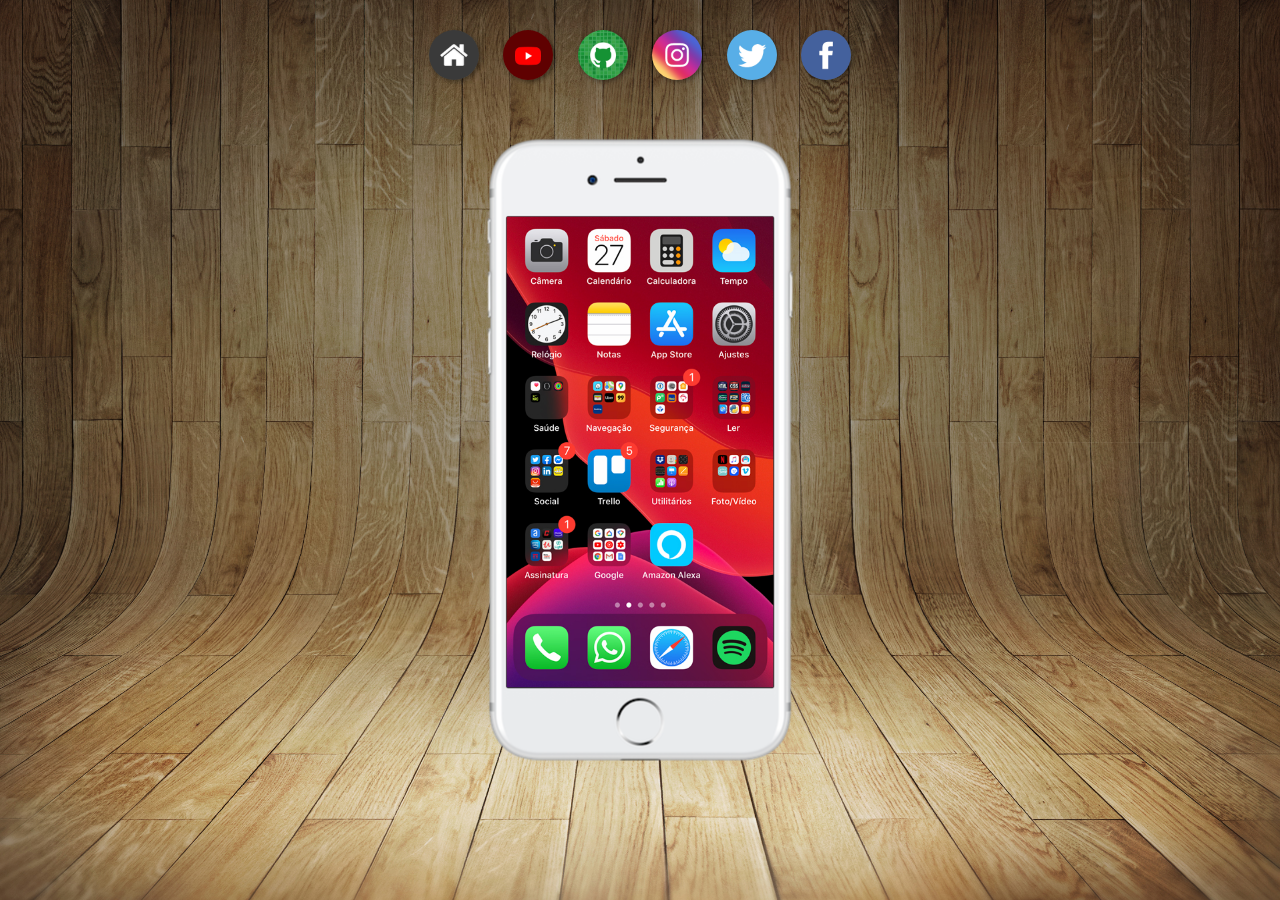
<file: index.html>
<!DOCTYPE html>
<html lang="en">
<head>
    <meta charset="UTF-8">
    <meta name="viewport" content="width=device-width, initial-scale=1.0">
    <link rel="shortcut icon" href="favicon.ico" type="image/x-icon">
    <link rel="stylesheet" href="estilos/style.css">
    <title>Projeto Redes Sociais</title>
</head>
<body>
    <main>
        <section id="telefone">
            <iframe src="home.html" name="tela" id="tela" frameborder="0"> 
            </iframe>
        </section>
        <section id="redes">
            <a href="home.html" target="tela"><img src="imagens/logo-home.jpg" alt="Home"></a>
            <a href="youtube.html" target="tela"><img src="imagens/logo-youtube.jpg" alt="YouTube"></a>
            <a href="github.html" target="tela"><img src="imagens/logo-github.jpg" alt="Github"></a>
            <a href="instagram.html" target="tela"><img src="imagens/logo-instagram.jpg" alt="Instagram"></a>
            <a href="twitter.html" target="tela"><img src="imagens/logo-twitter.jpg" alt="Twitter"></a>
            <a href="facebook.html" target="tela"><img src="imagens/logo-facebook.jpg" alt="Facebook"></a>
        </section>
    </main>
</body>
</html>
</file>
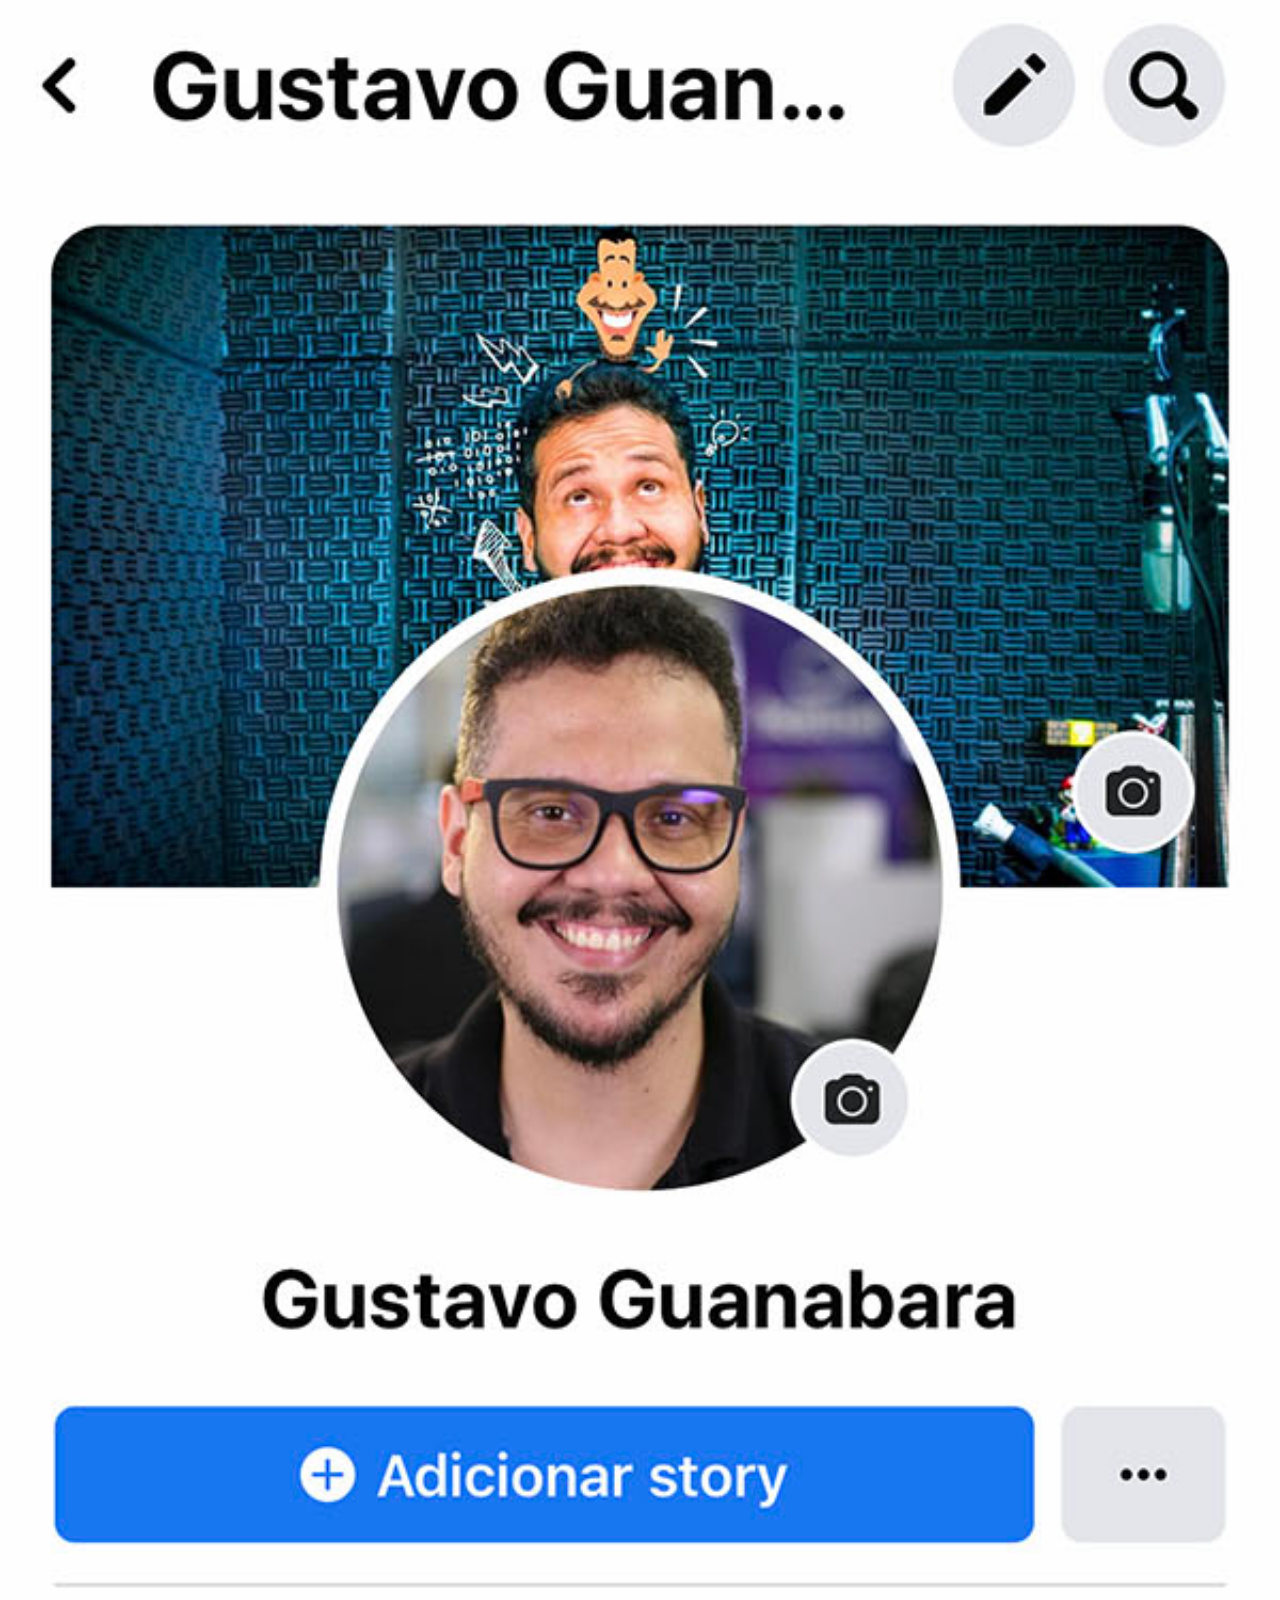
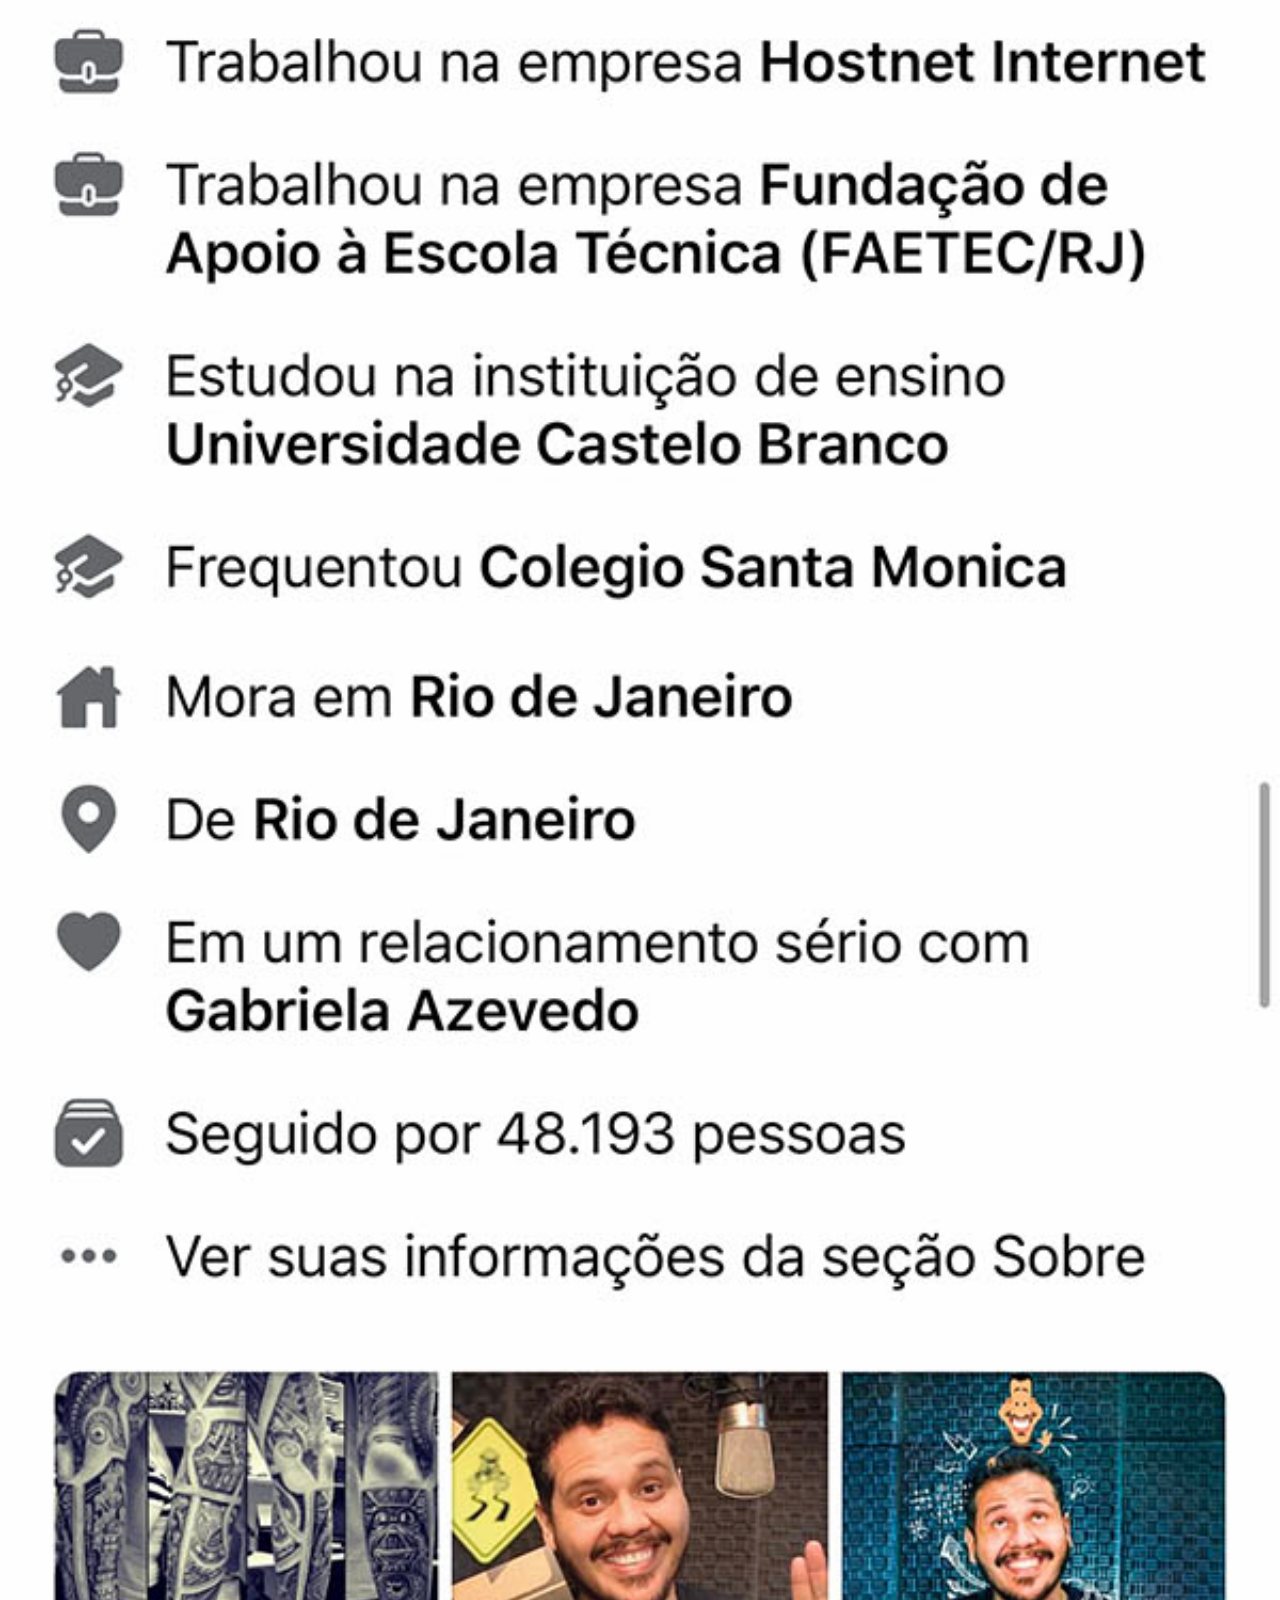
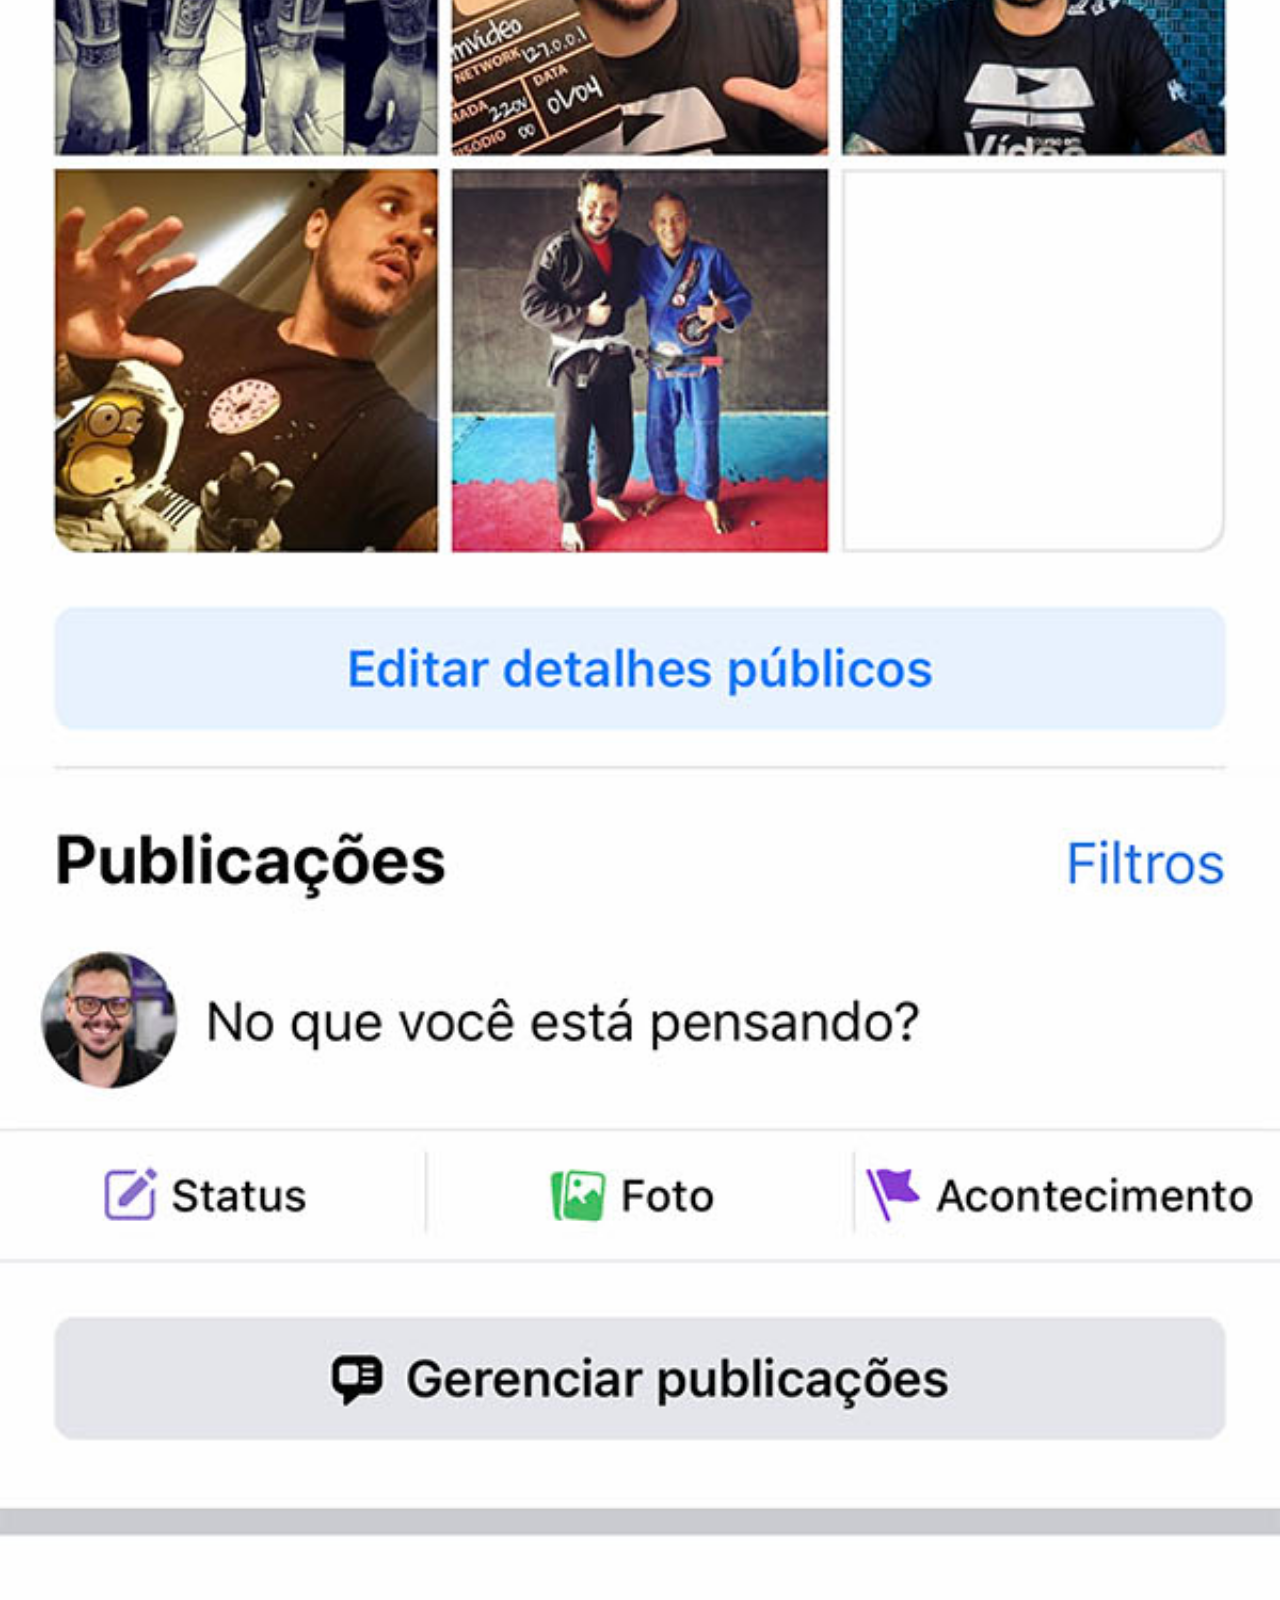
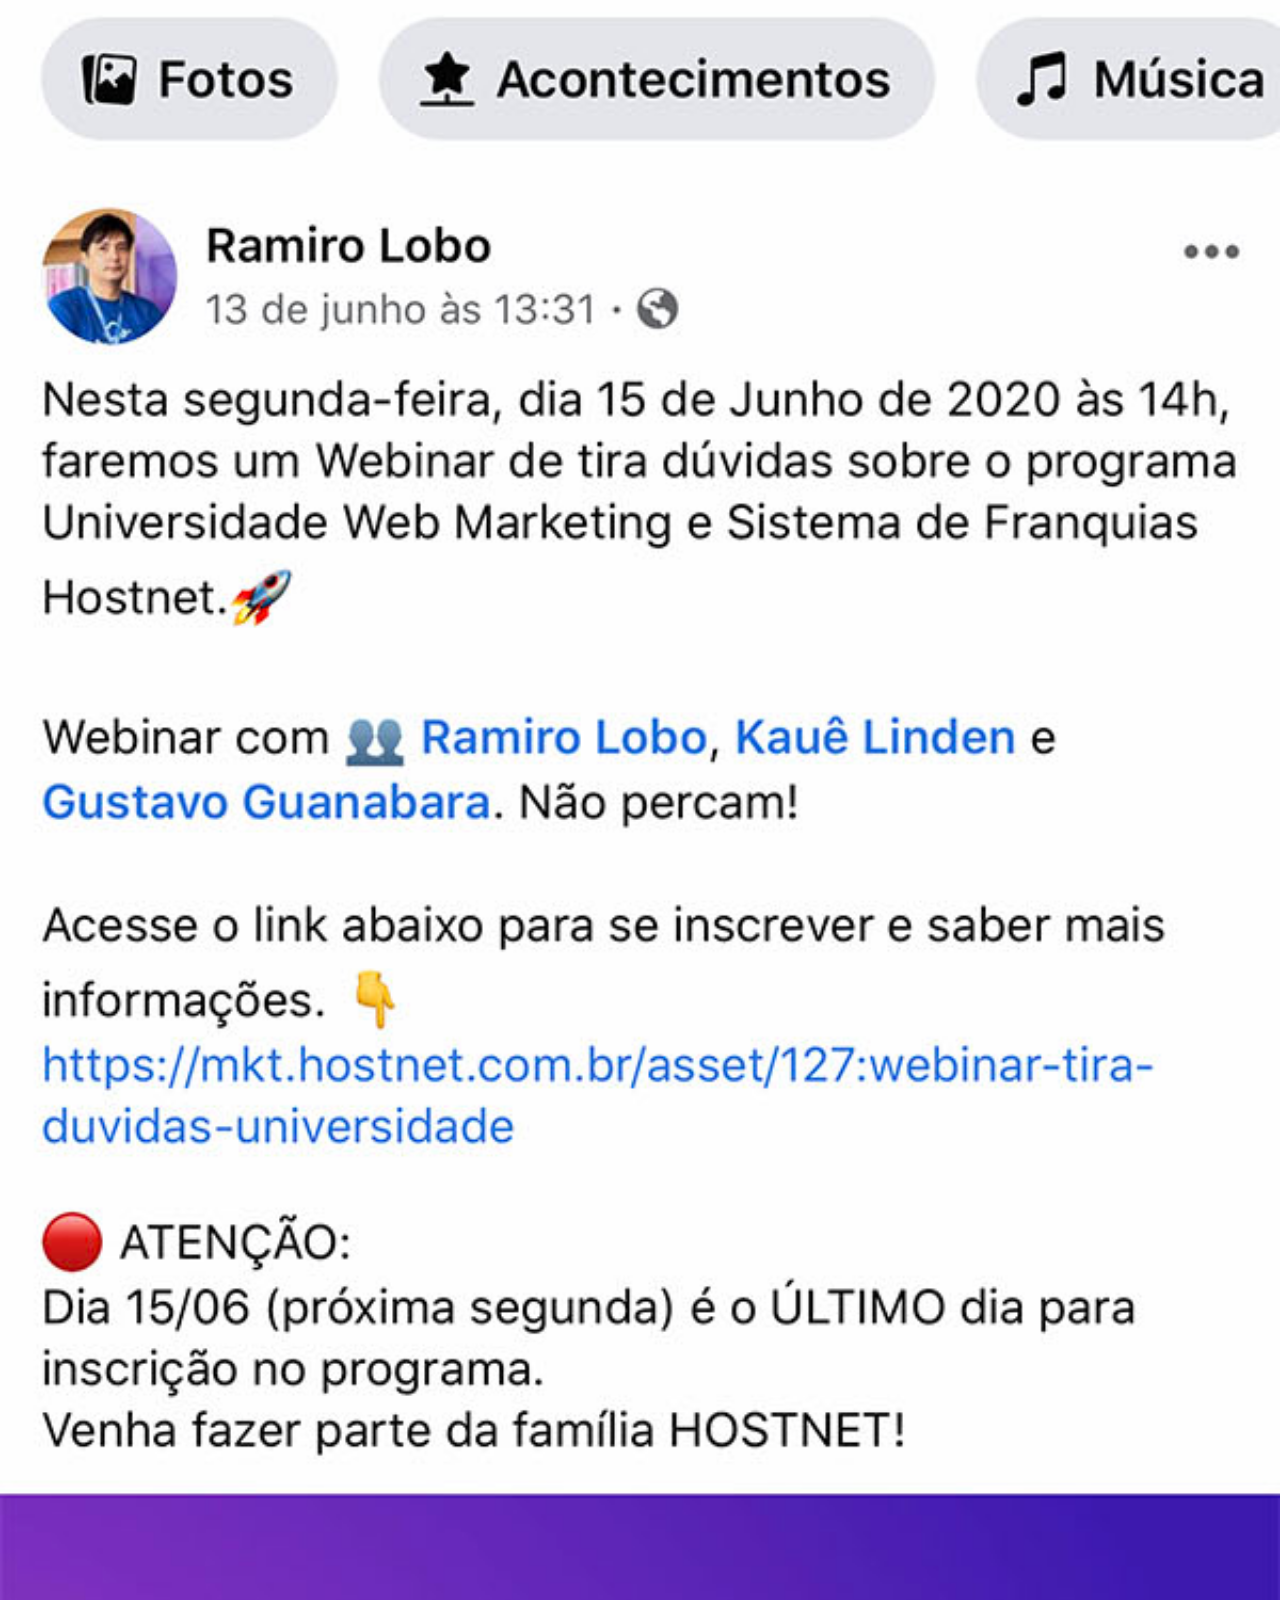
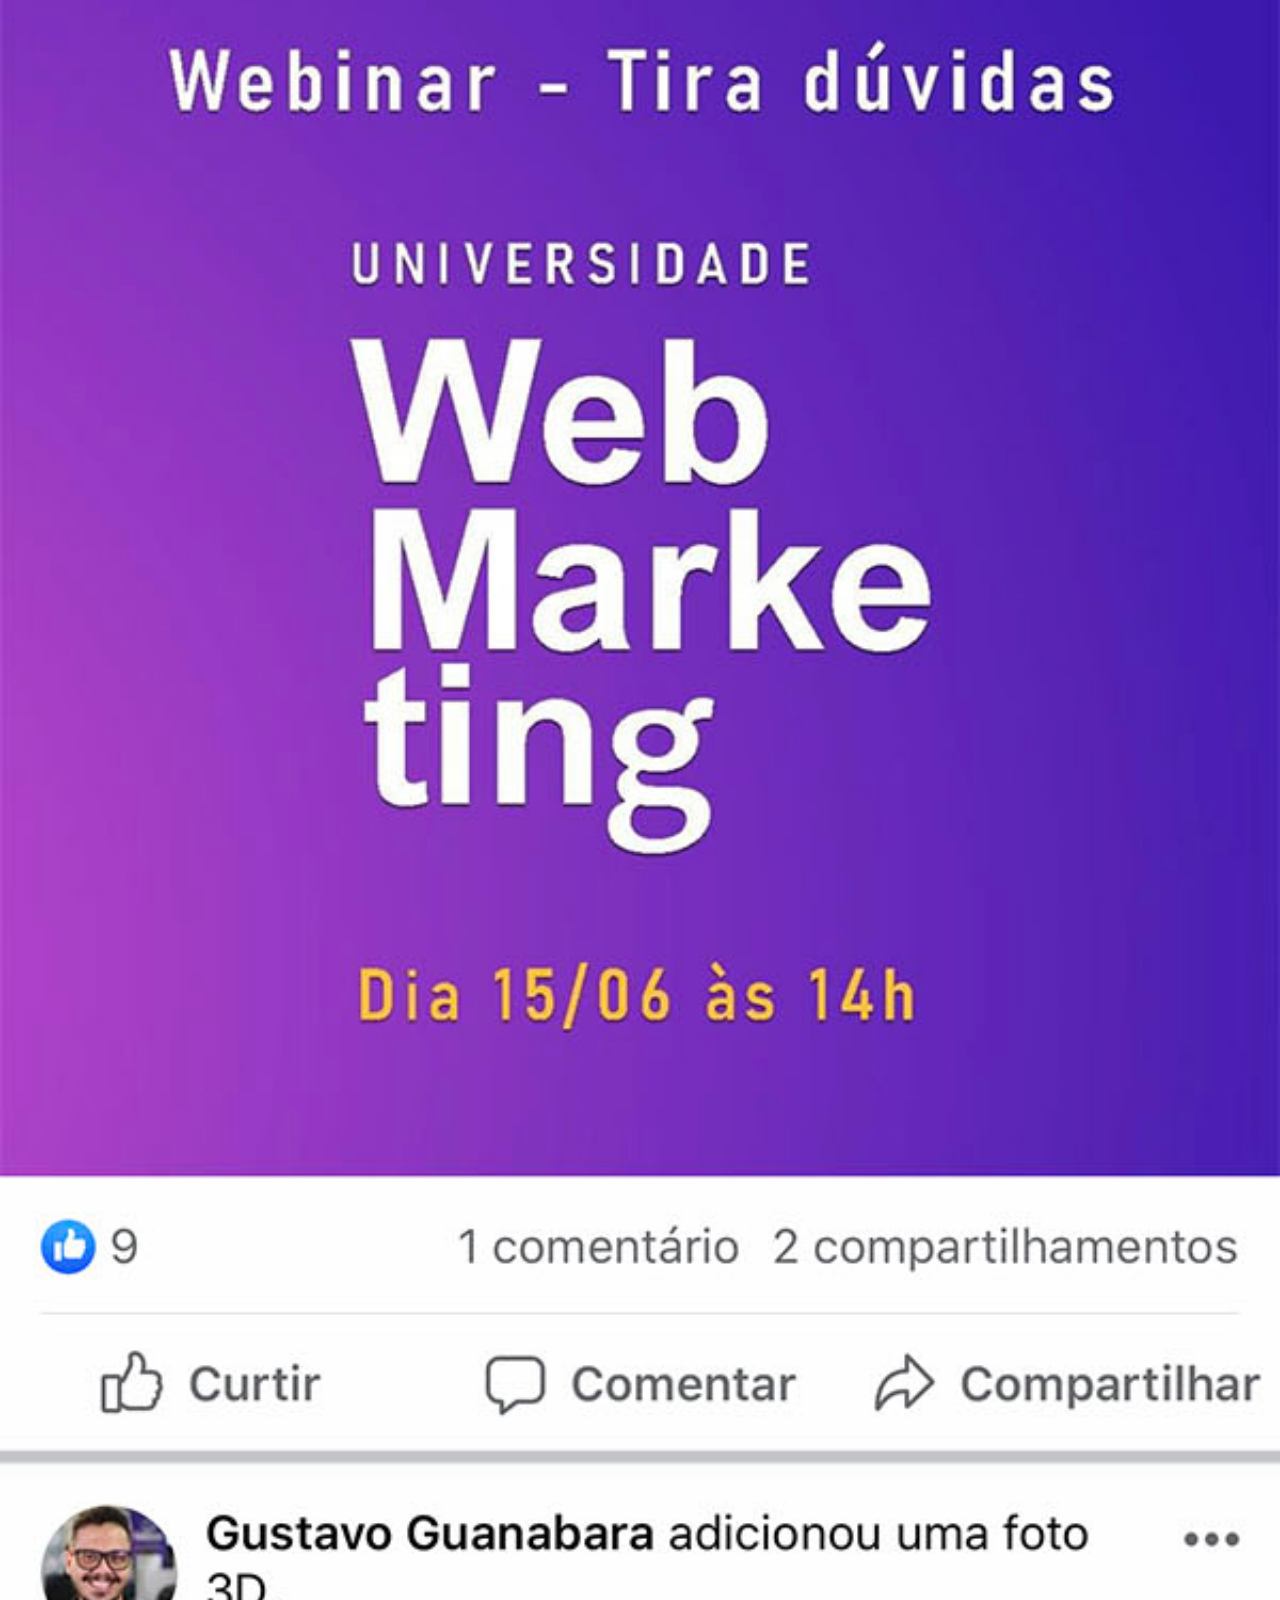
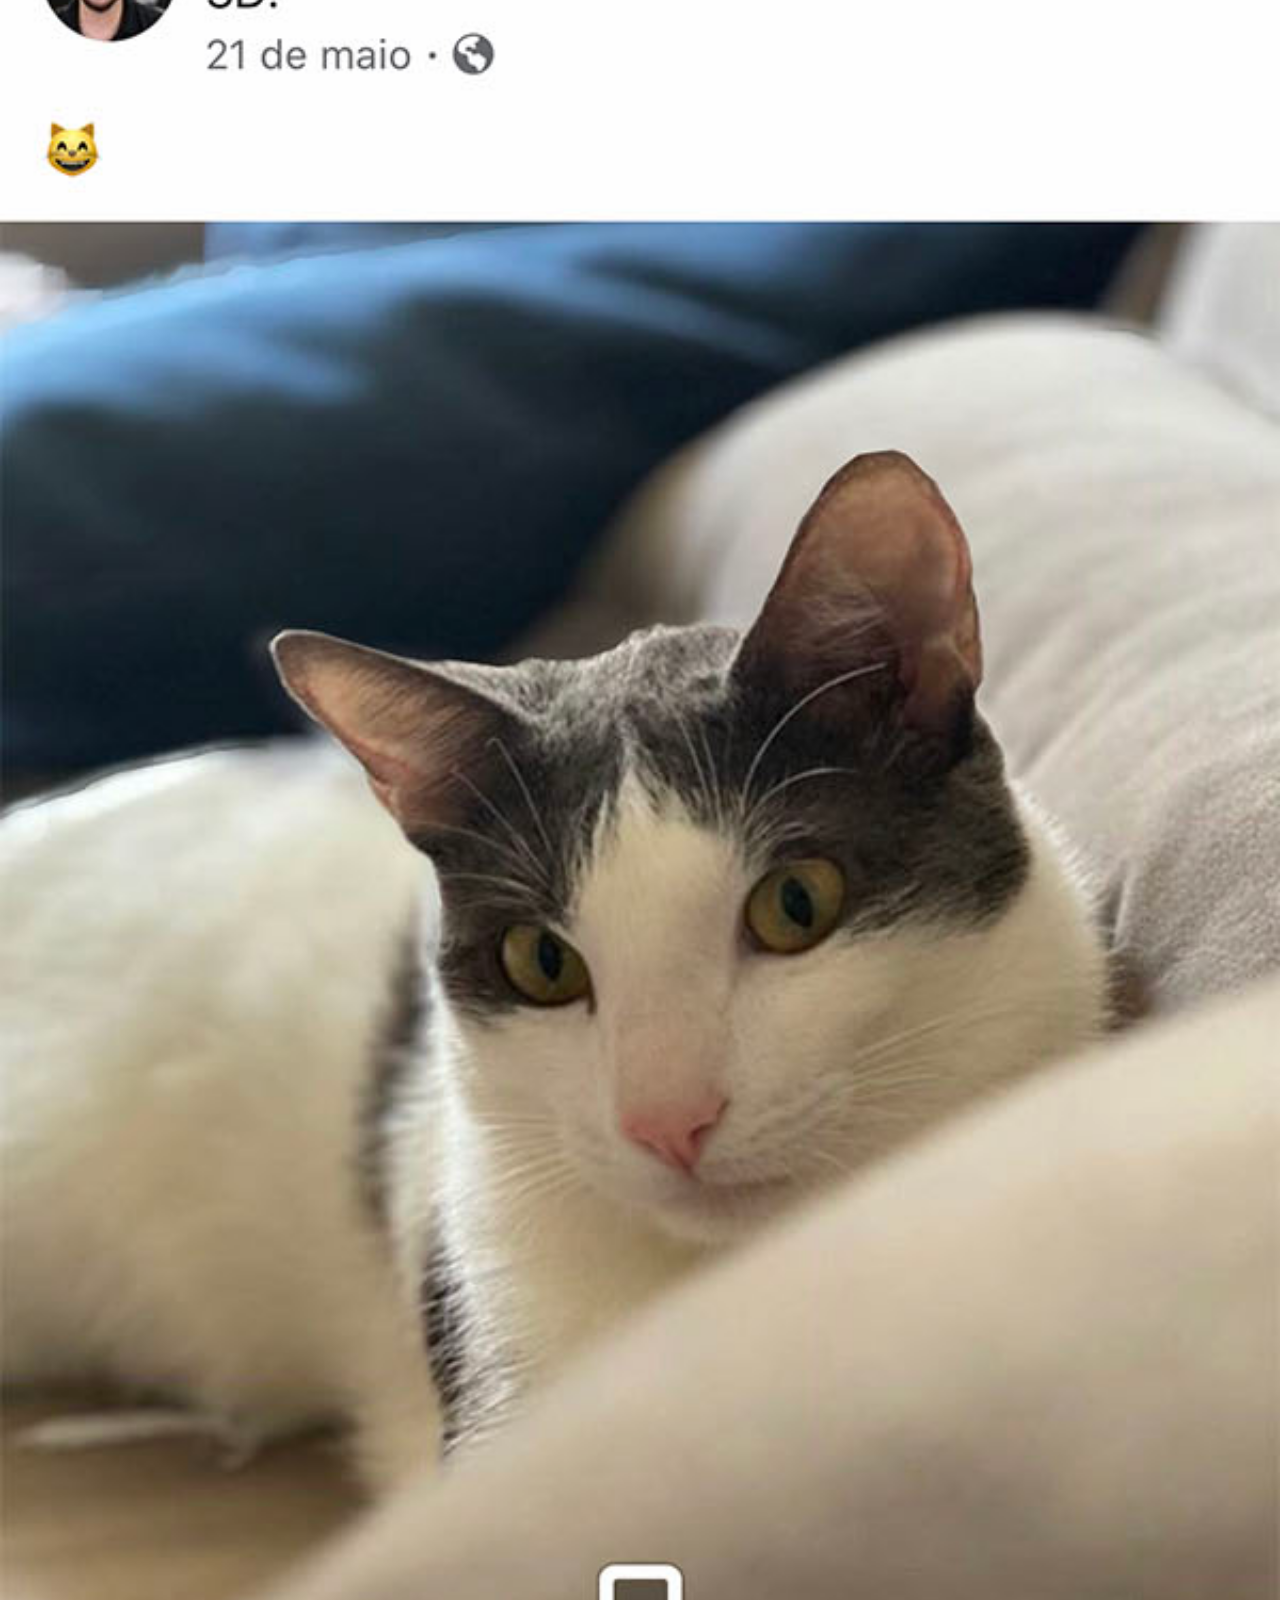
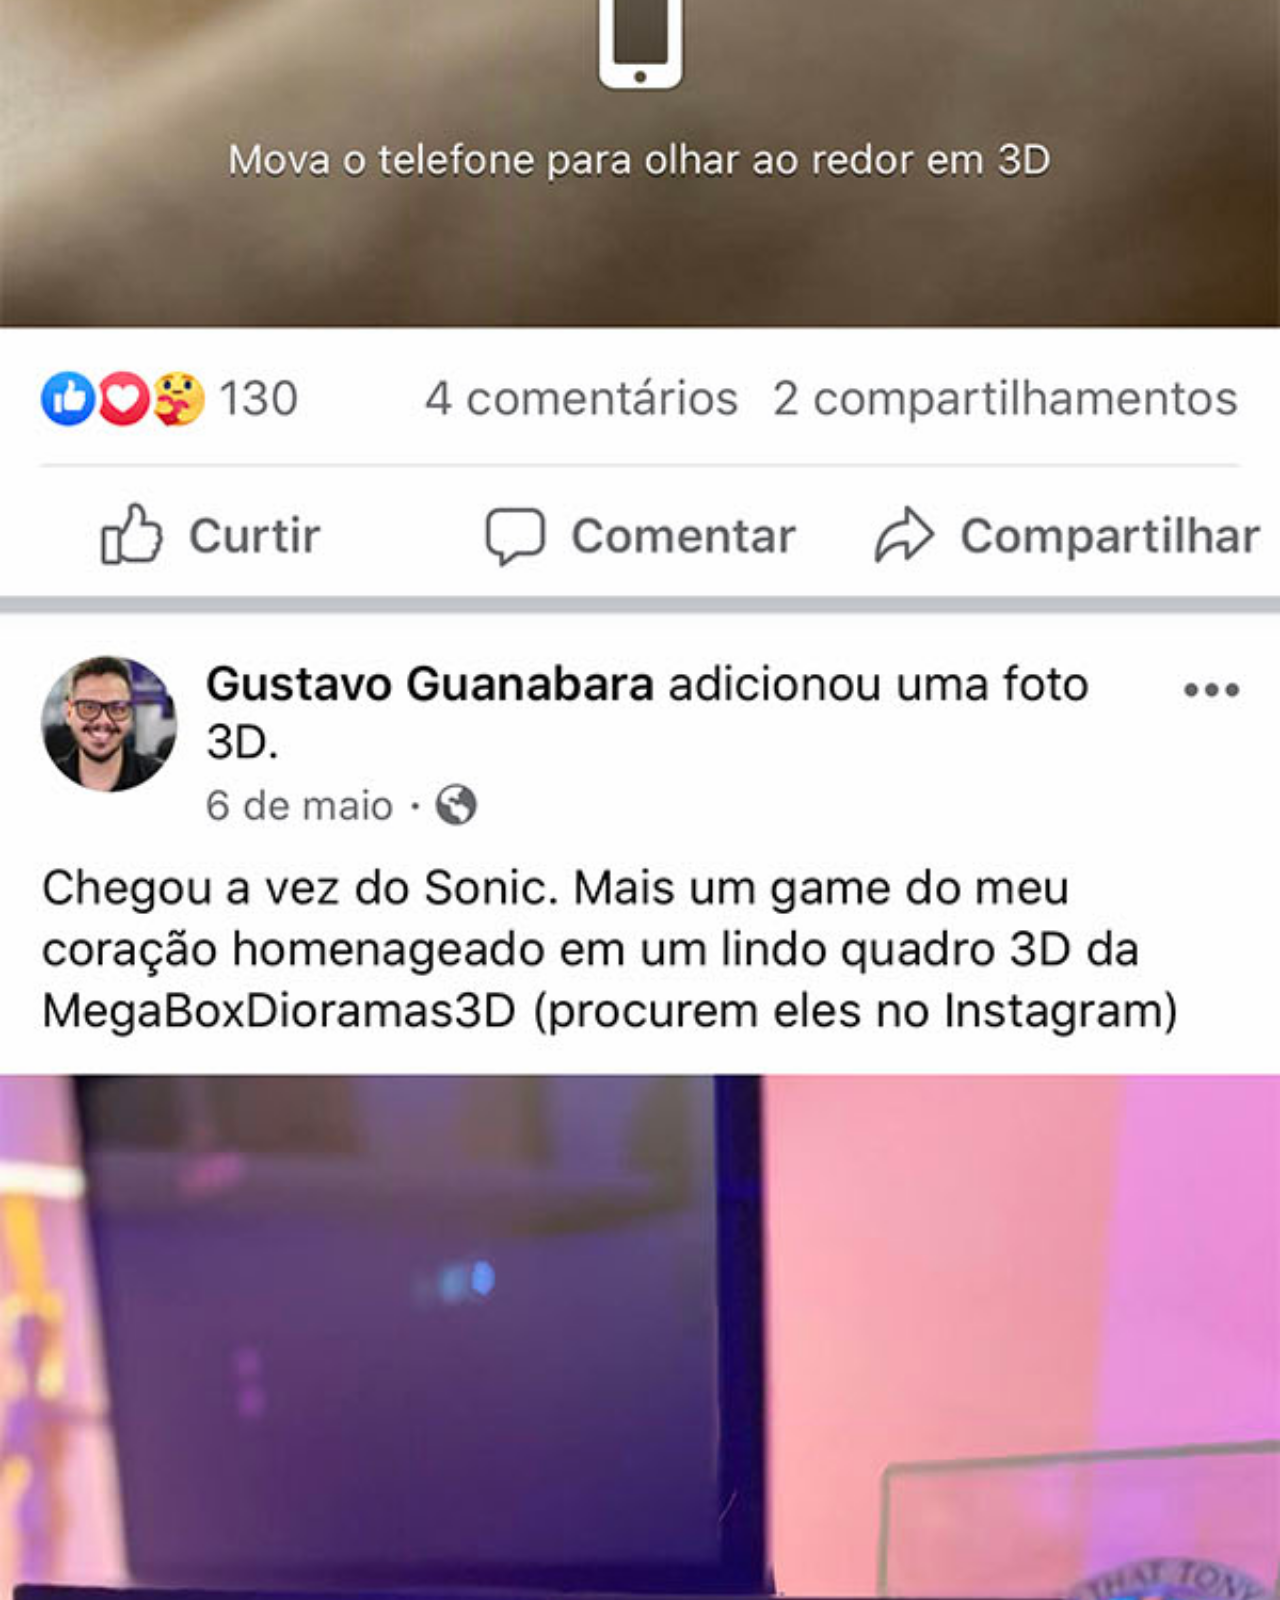
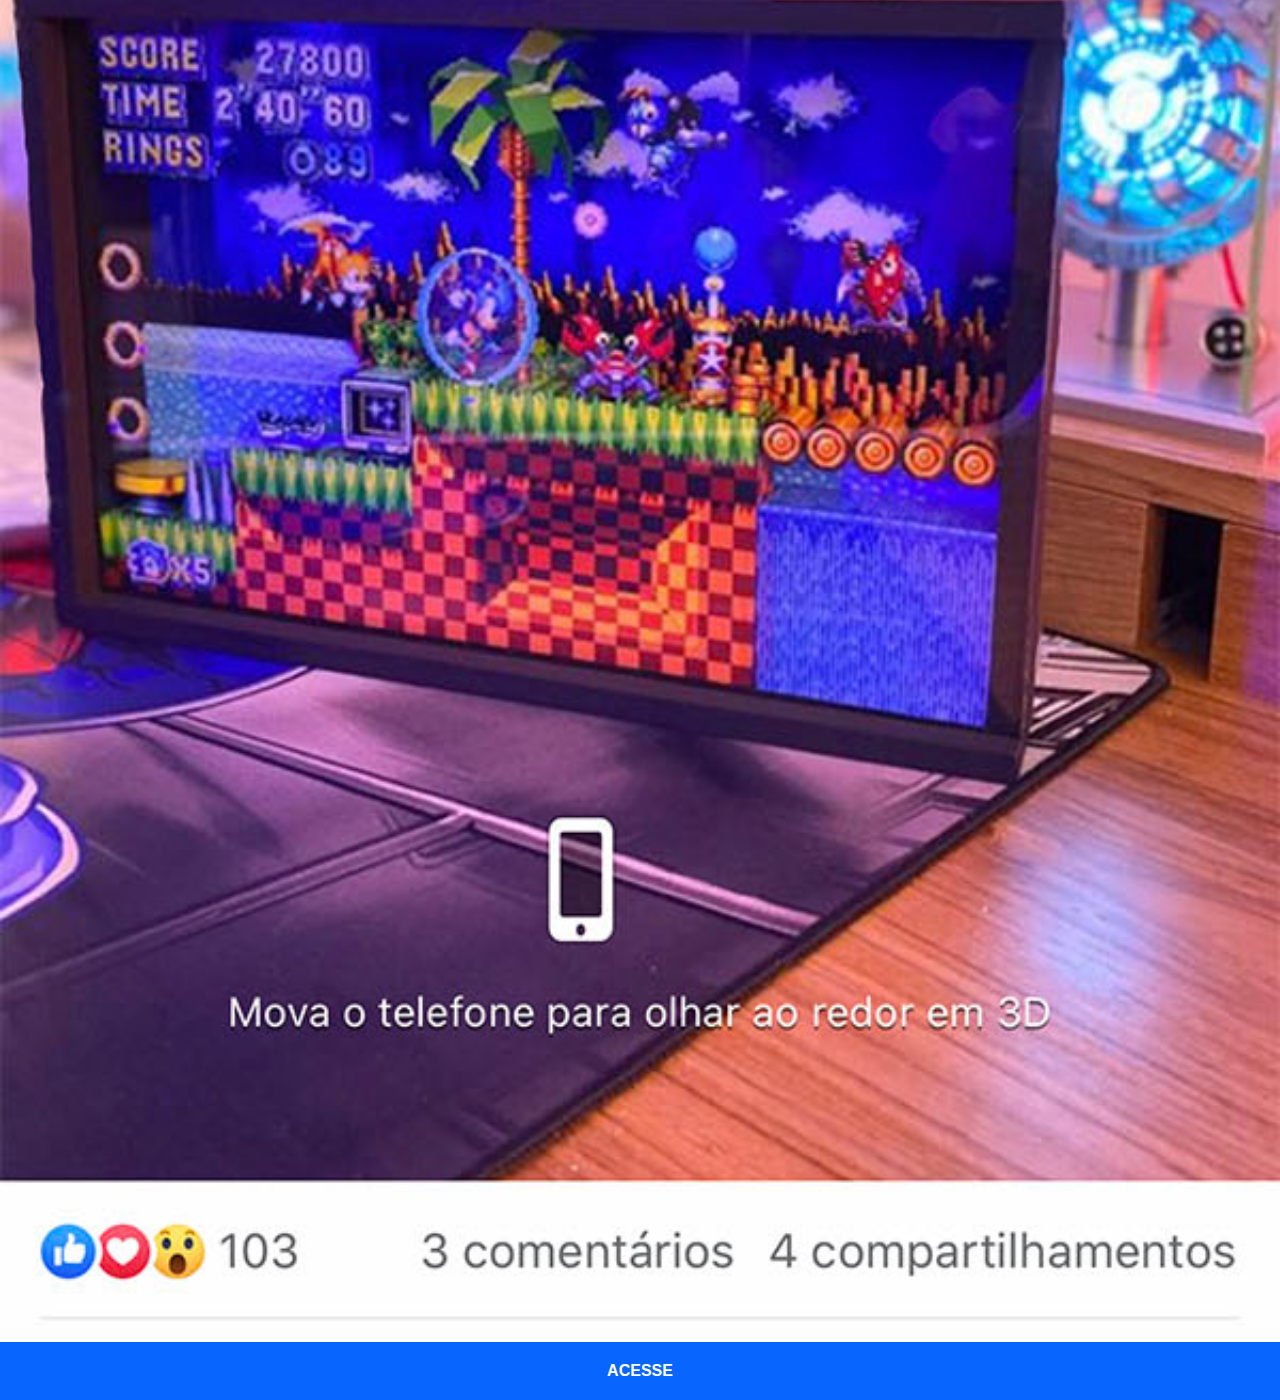
<file: facebook.html>
<!DOCTYPE html>
<html lang="en">
<head>
    <meta charset="UTF-8">
    <meta name="viewport" content="width=device-width, initial-scale=1.0">
    <title>Facebook</title>
    <link rel="stylesheet" href="estilos/social.css">
    <style>
        a {
           background-color: #0866FF; 
        }
        a:hover {
           background-color: #4b90ff;
        }
    </style>
</head>
<body>
    <img src="imagens/tela-facebook.jpg" alt="Facebook">
    <a href="https://www.facebook.com/gustavoguanabara/?locale=pt_BR" target="_blank">ACESSE</a>
</body>
</html>
</file>
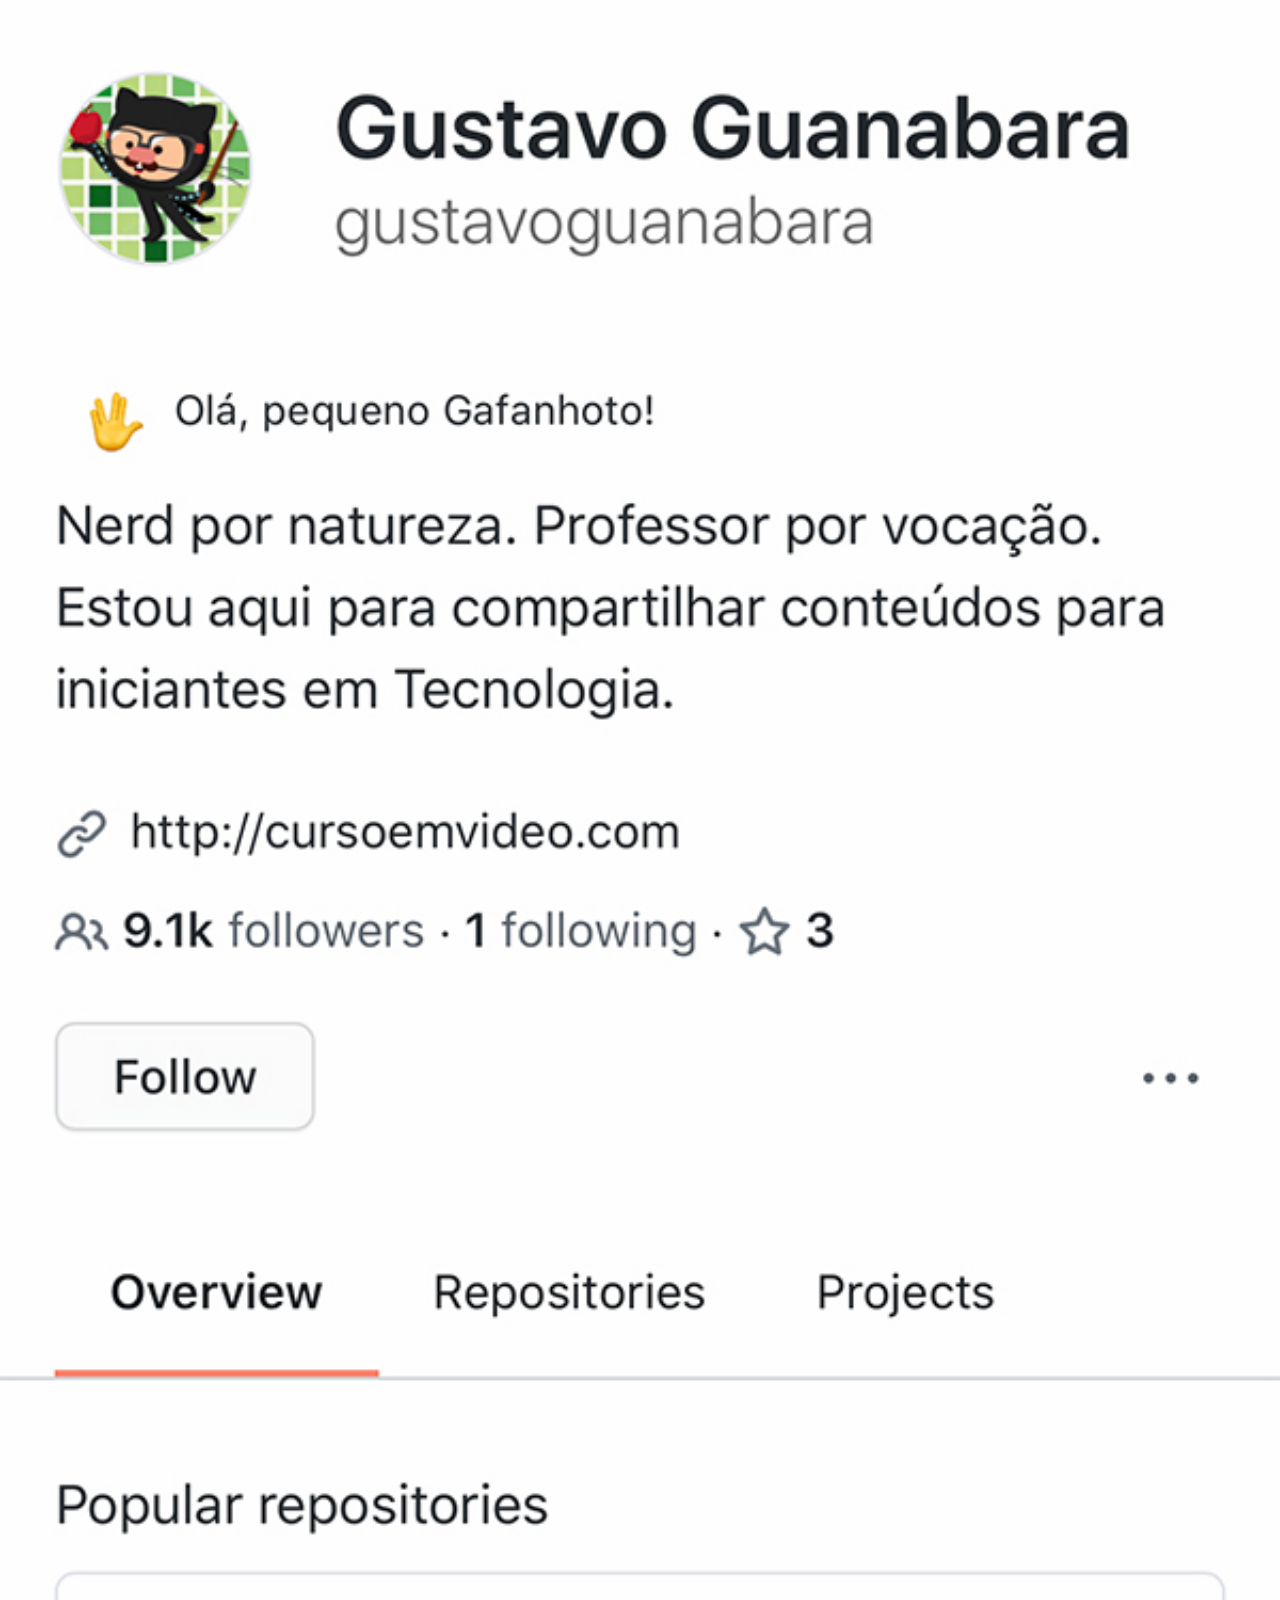
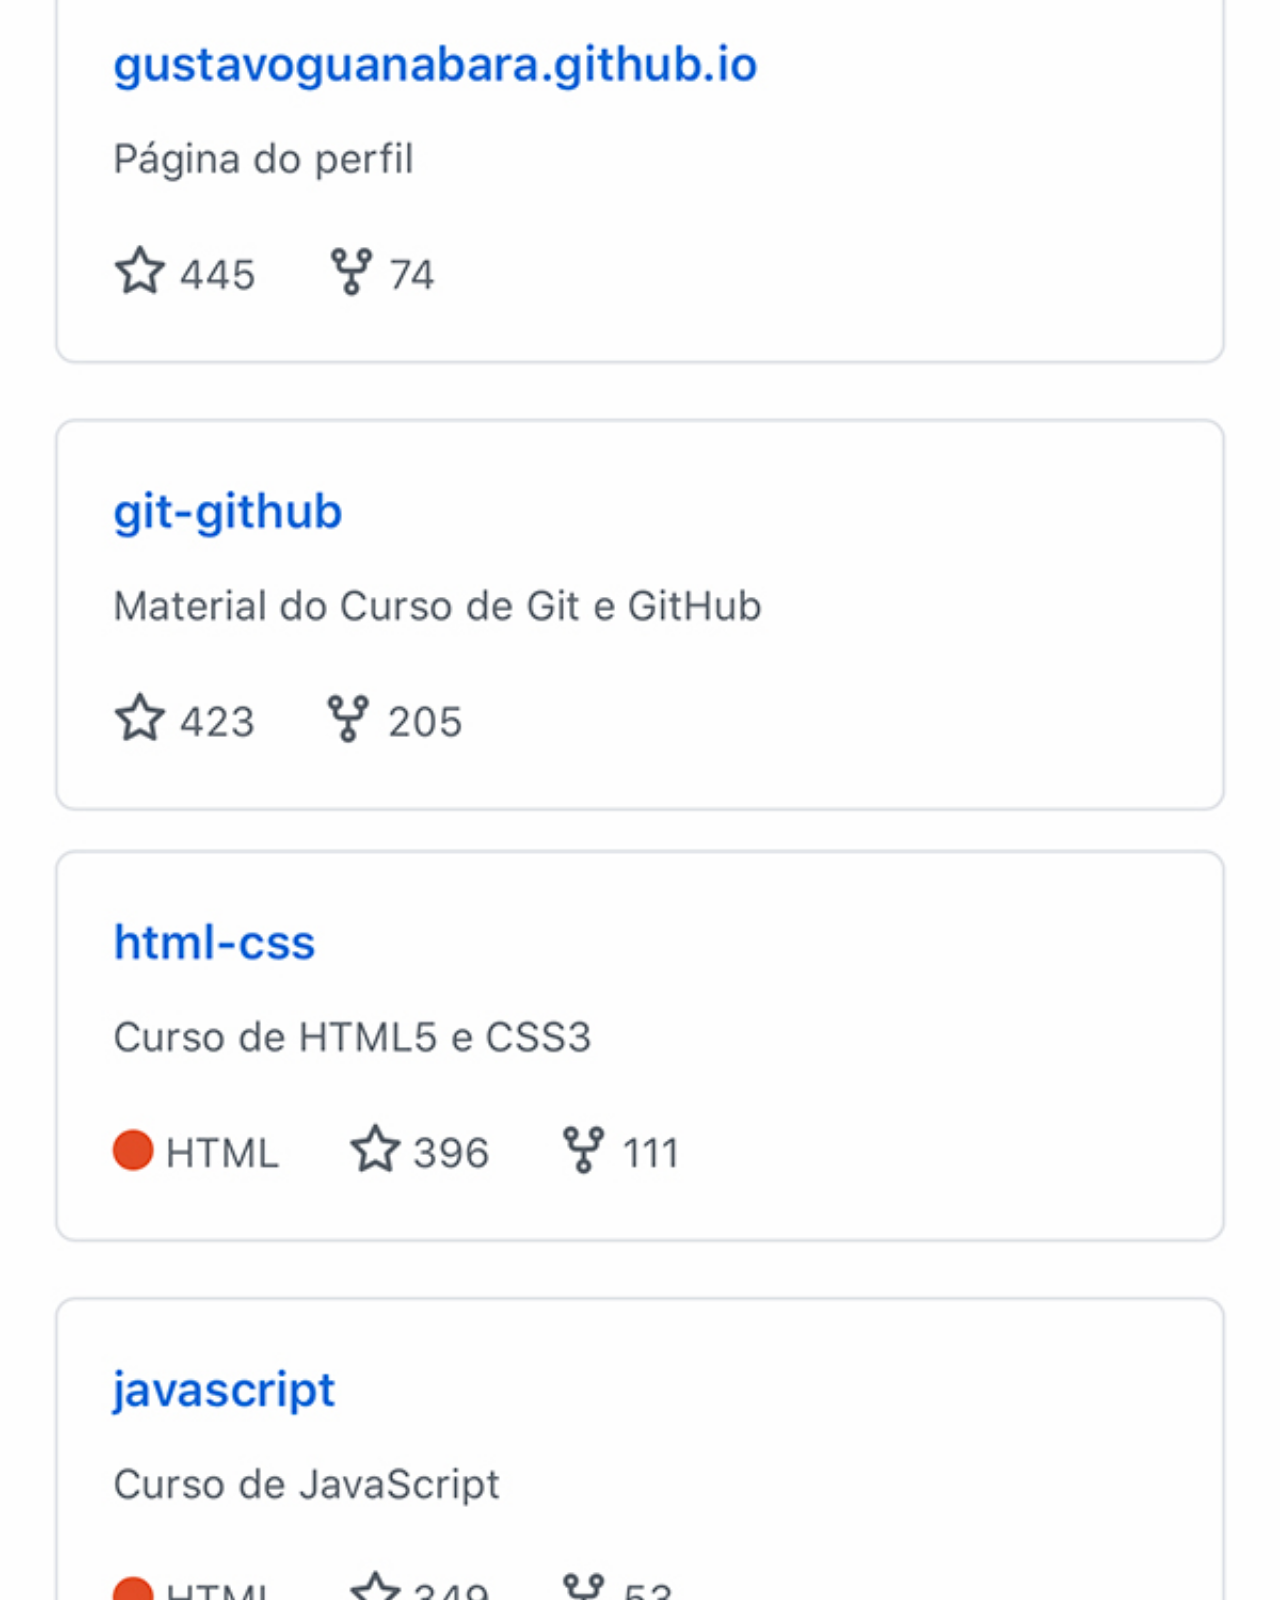
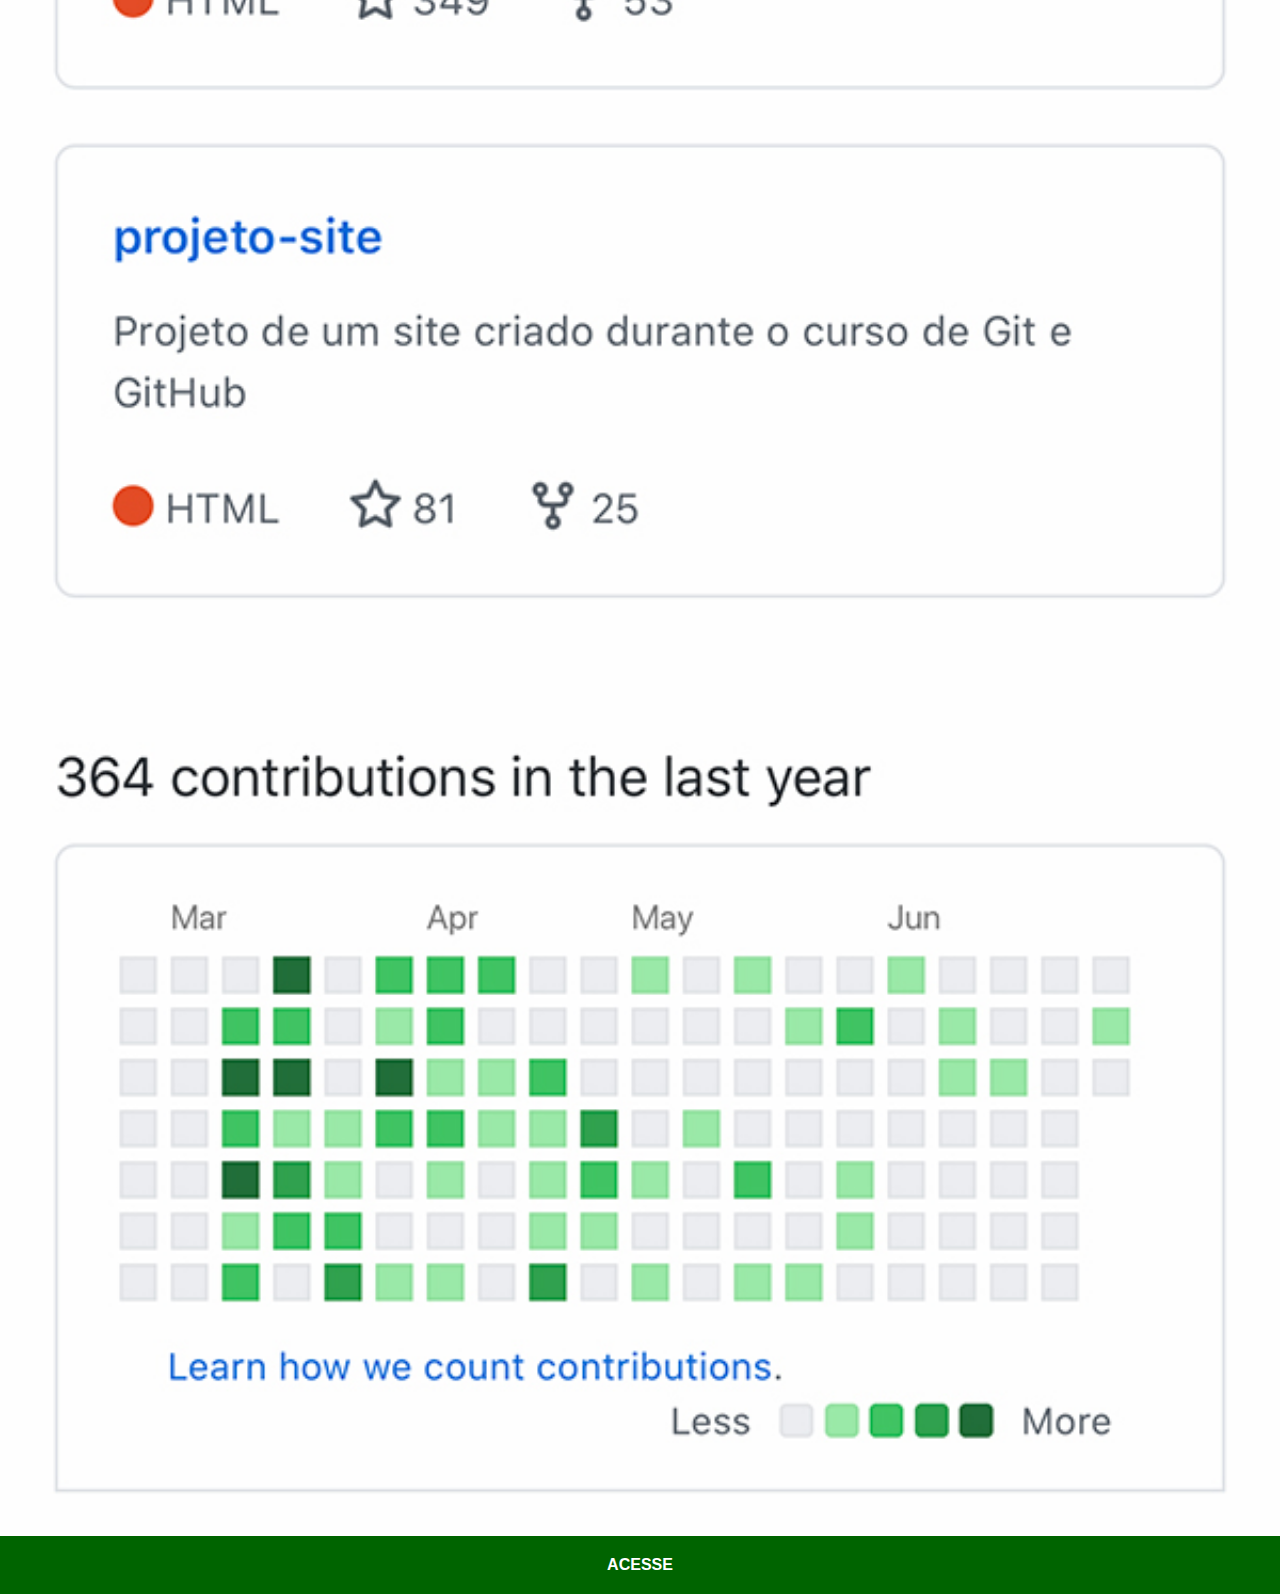
<file: github.html>
<!DOCTYPE html>
<html lang="en">
<head>
    <meta charset="UTF-8">
    <meta name="viewport" content="width=device-width, initial-scale=1.0">
    <title>Github</title>
    <link rel="stylesheet" href="estilos/social.css">
    <style>
        a {
            background-color: darkgreen;
        }
        a:hover {
            background-color: rgb(5, 172, 5);
        }
    </style>
</head>
<body>
    <img src="imagens/tela-github.jpg" alt="Github">
    <a href="https://github.com/gustavoguanabara" target="_blank">ACESSE</a>
</body>
</html>
</file>
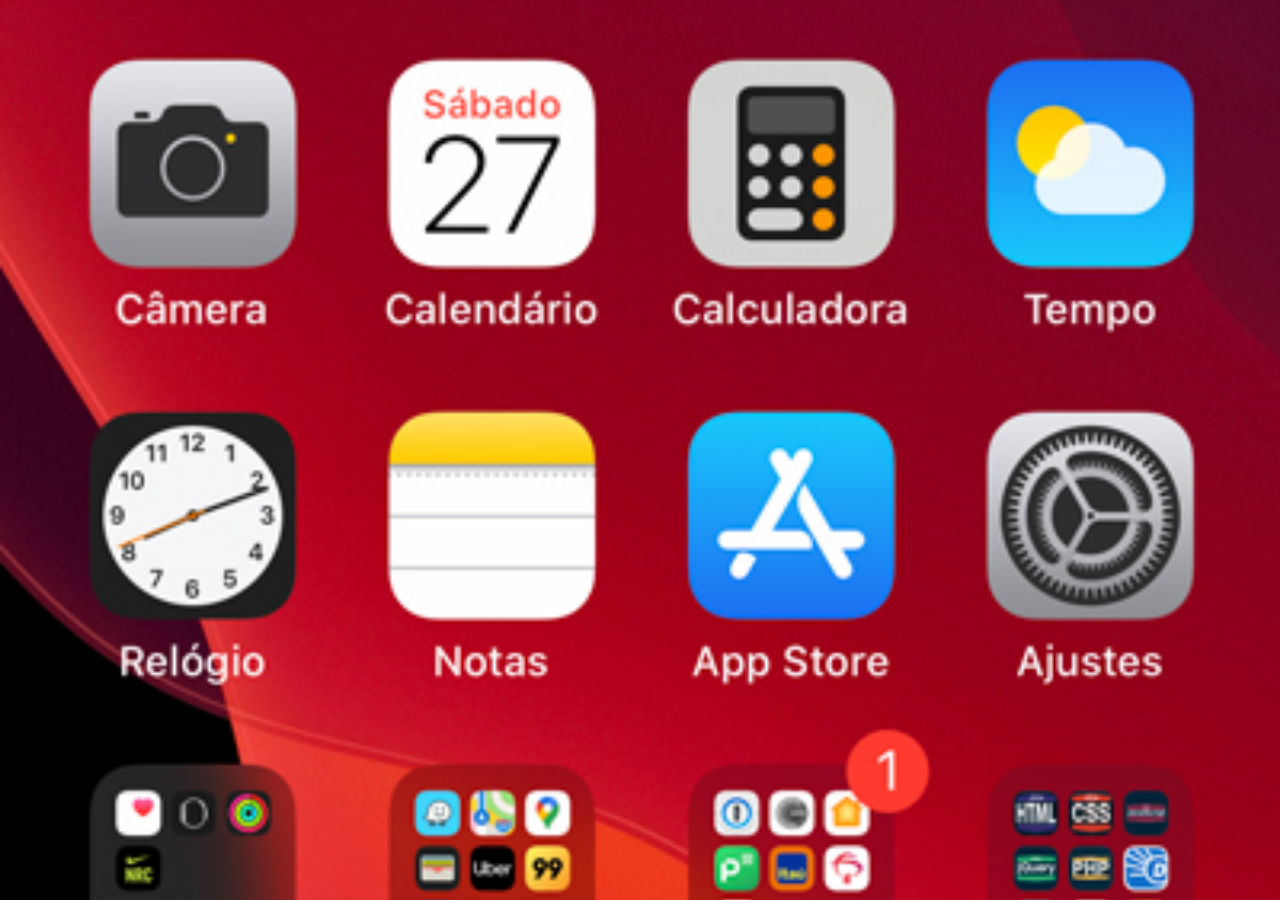
<file: home.html>
<!DOCTYPE html>
<html lang="en">
<head>
    <meta charset="UTF-8">
    <meta name="viewport" content="width=device-width, initial-scale=1.0">
    <title>home</title>
</head>
<style>
    * {
        margin: 0px;
        padding: 0px;
    }

    body {
        width: 100vw;
        height: 100vh;
        background: black url('imagens/tela-home.jpg') no-repeat top center;
        background-size: cover;
    }
</style>

<body>
    
</body>
</html>
</file>
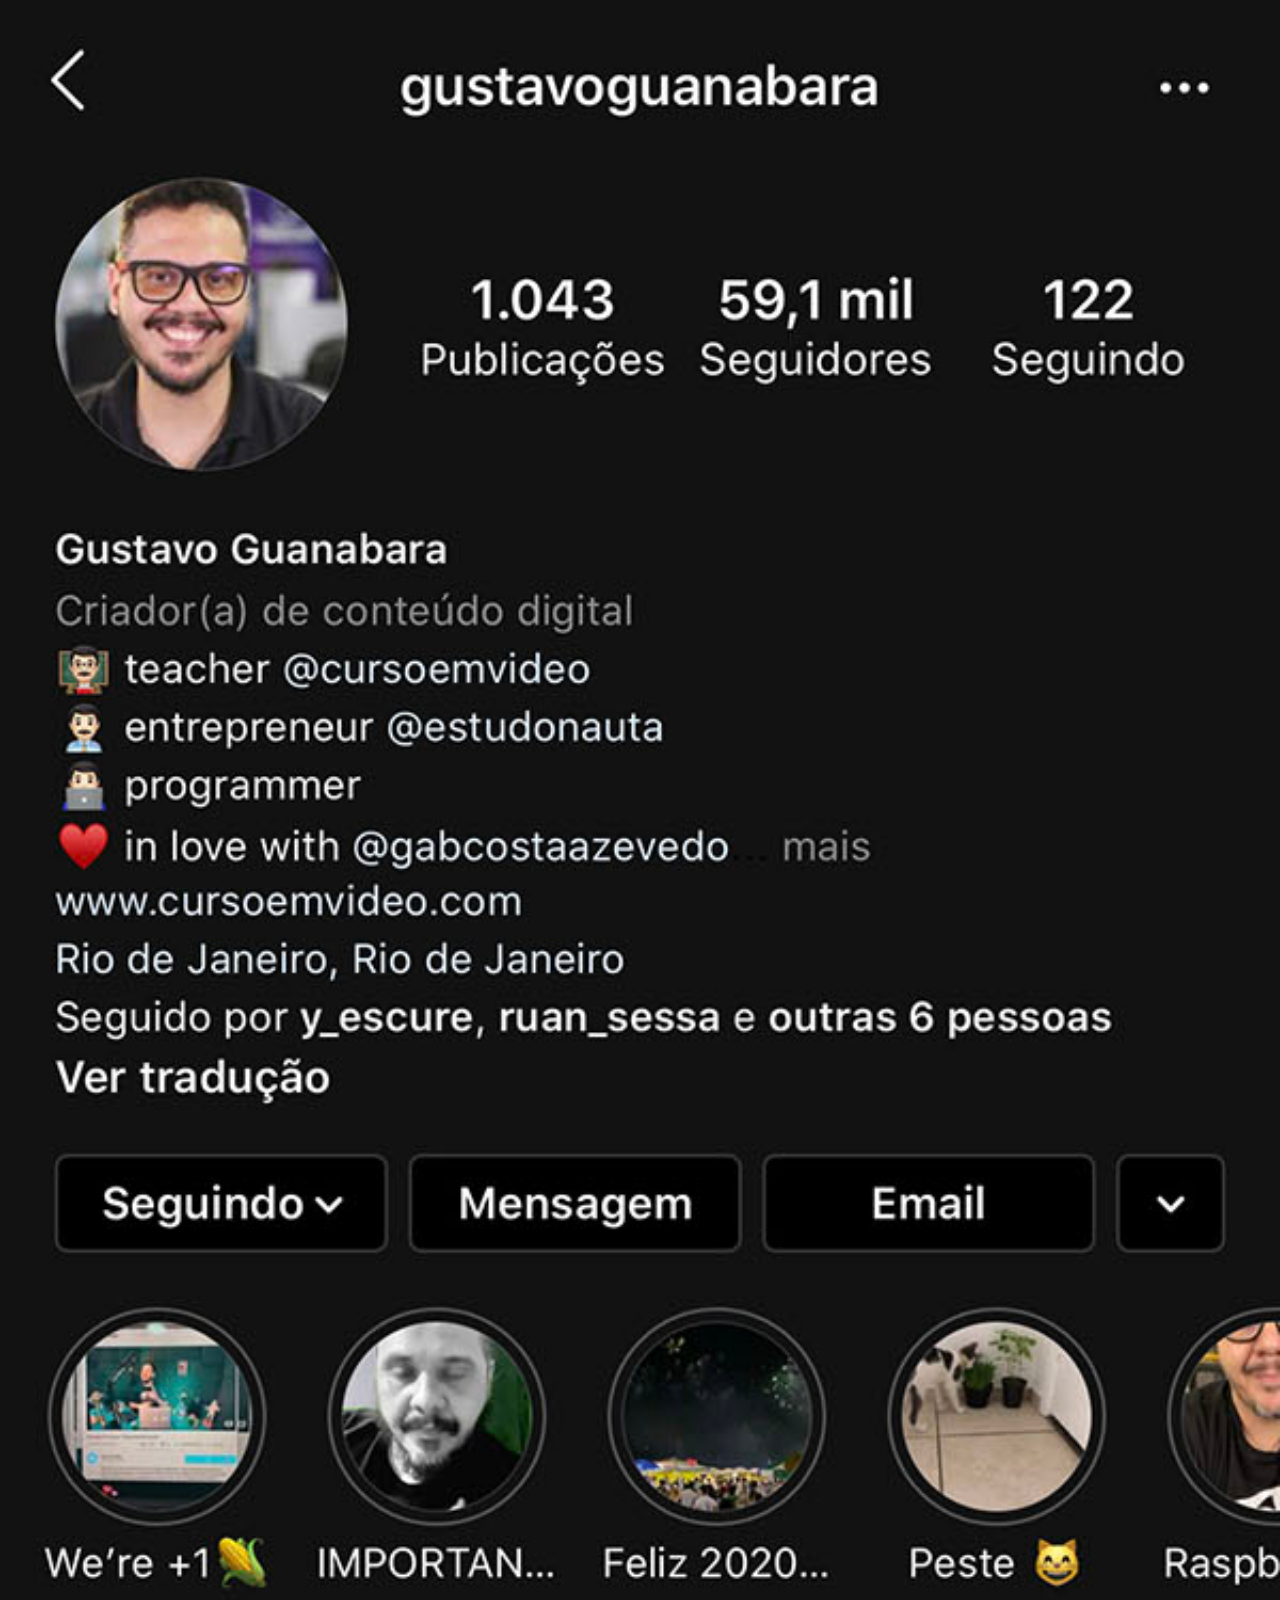
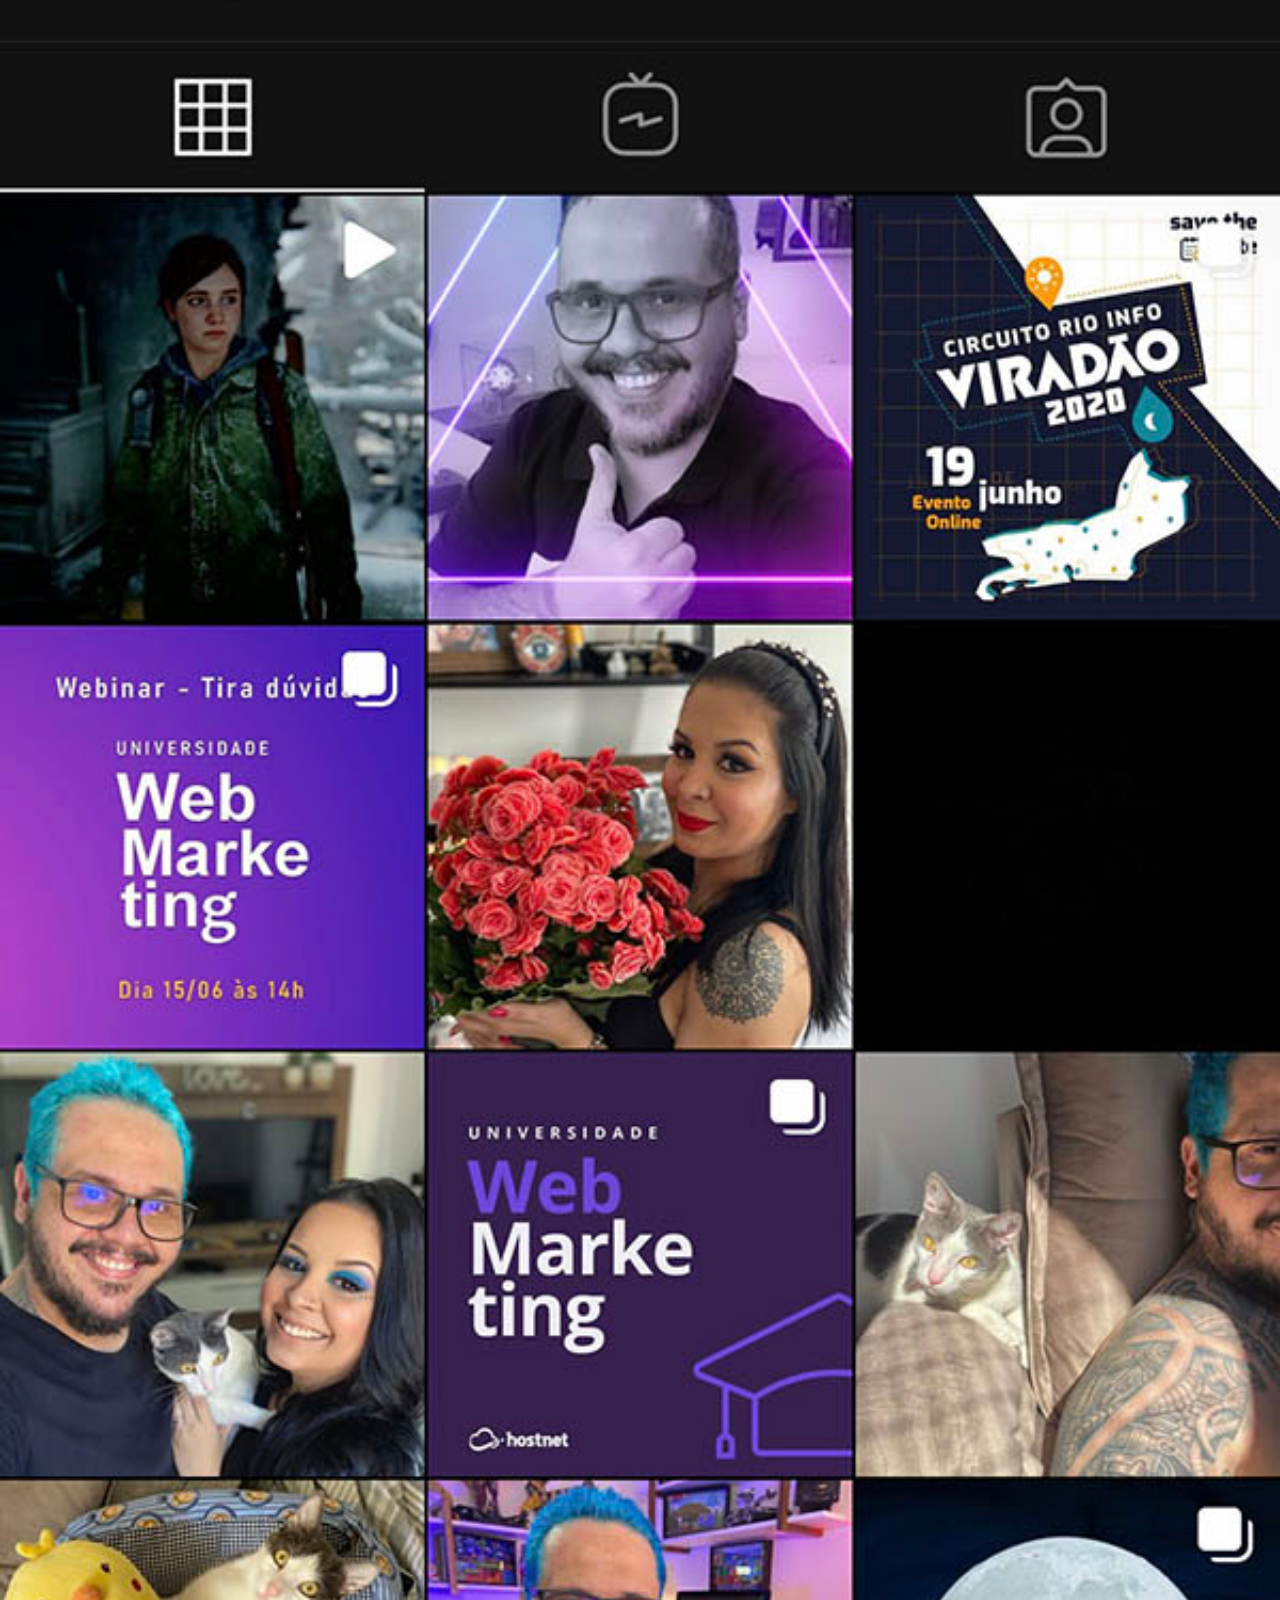
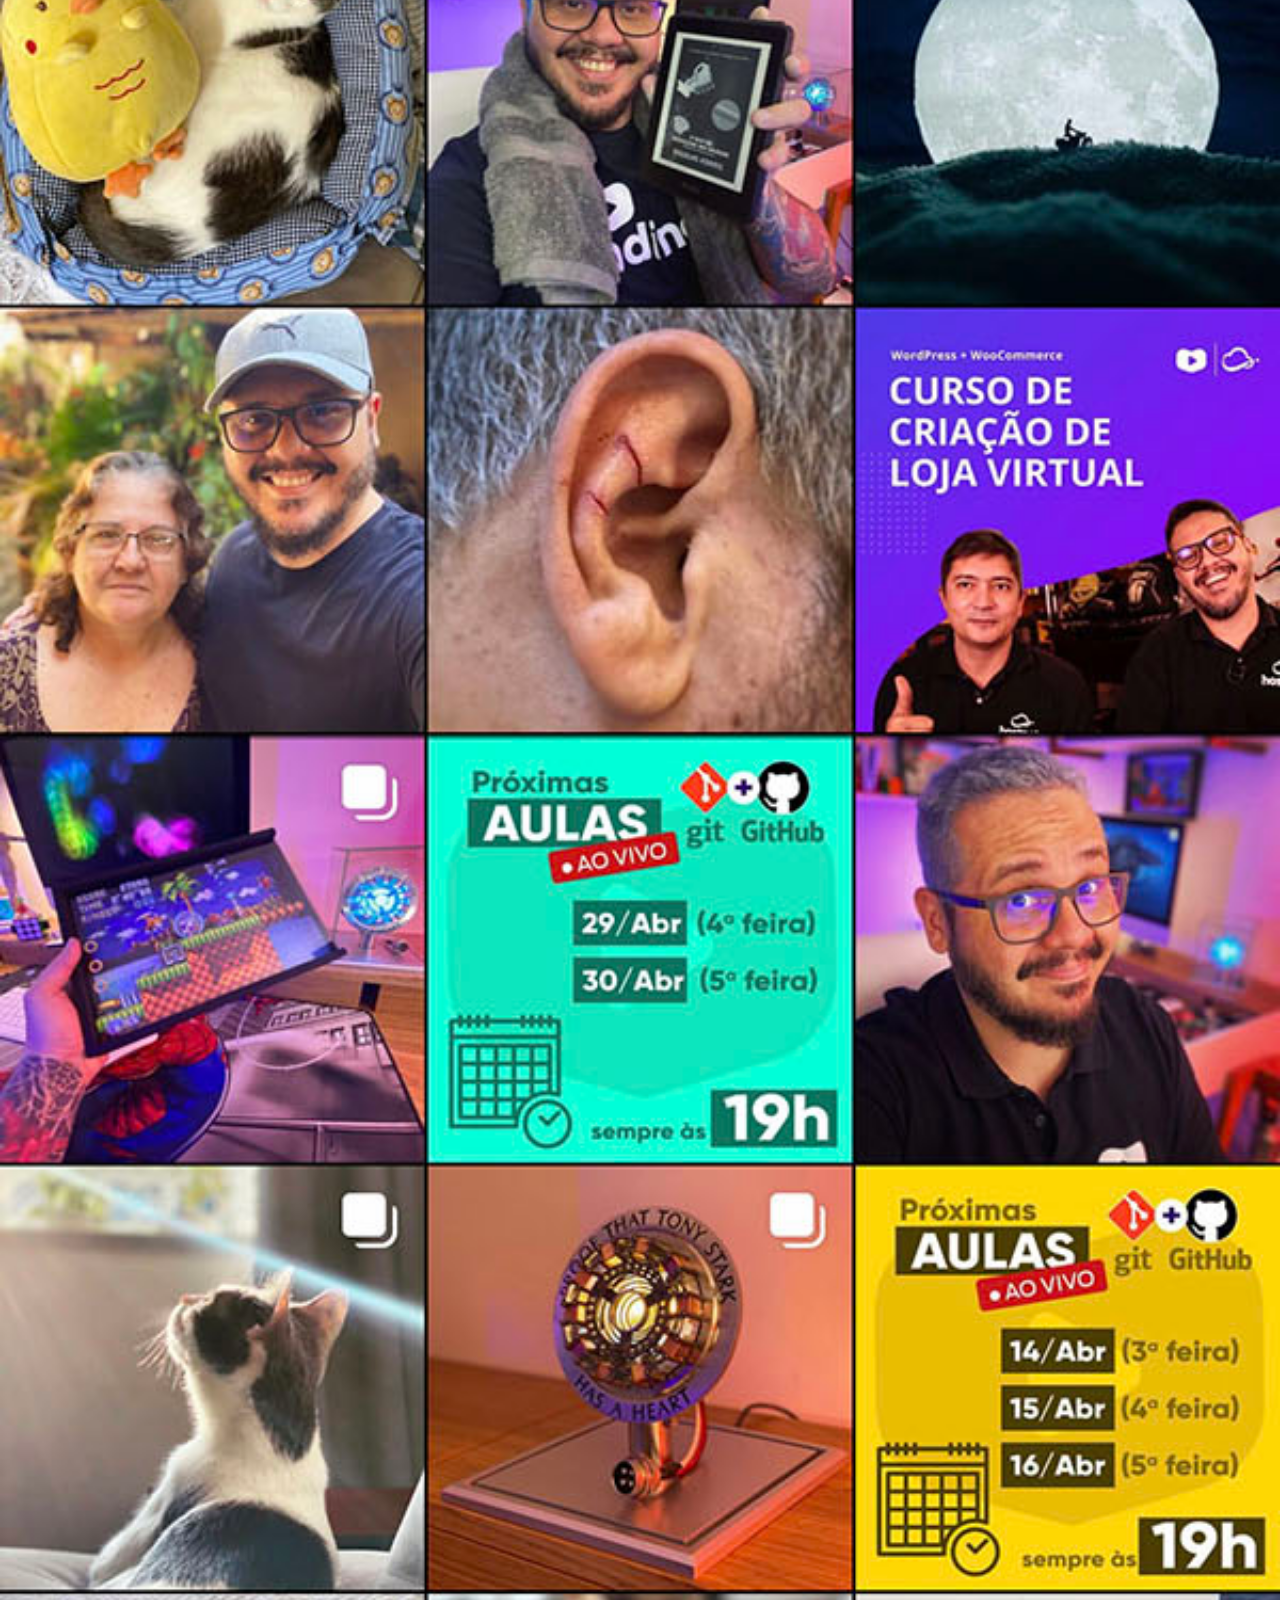
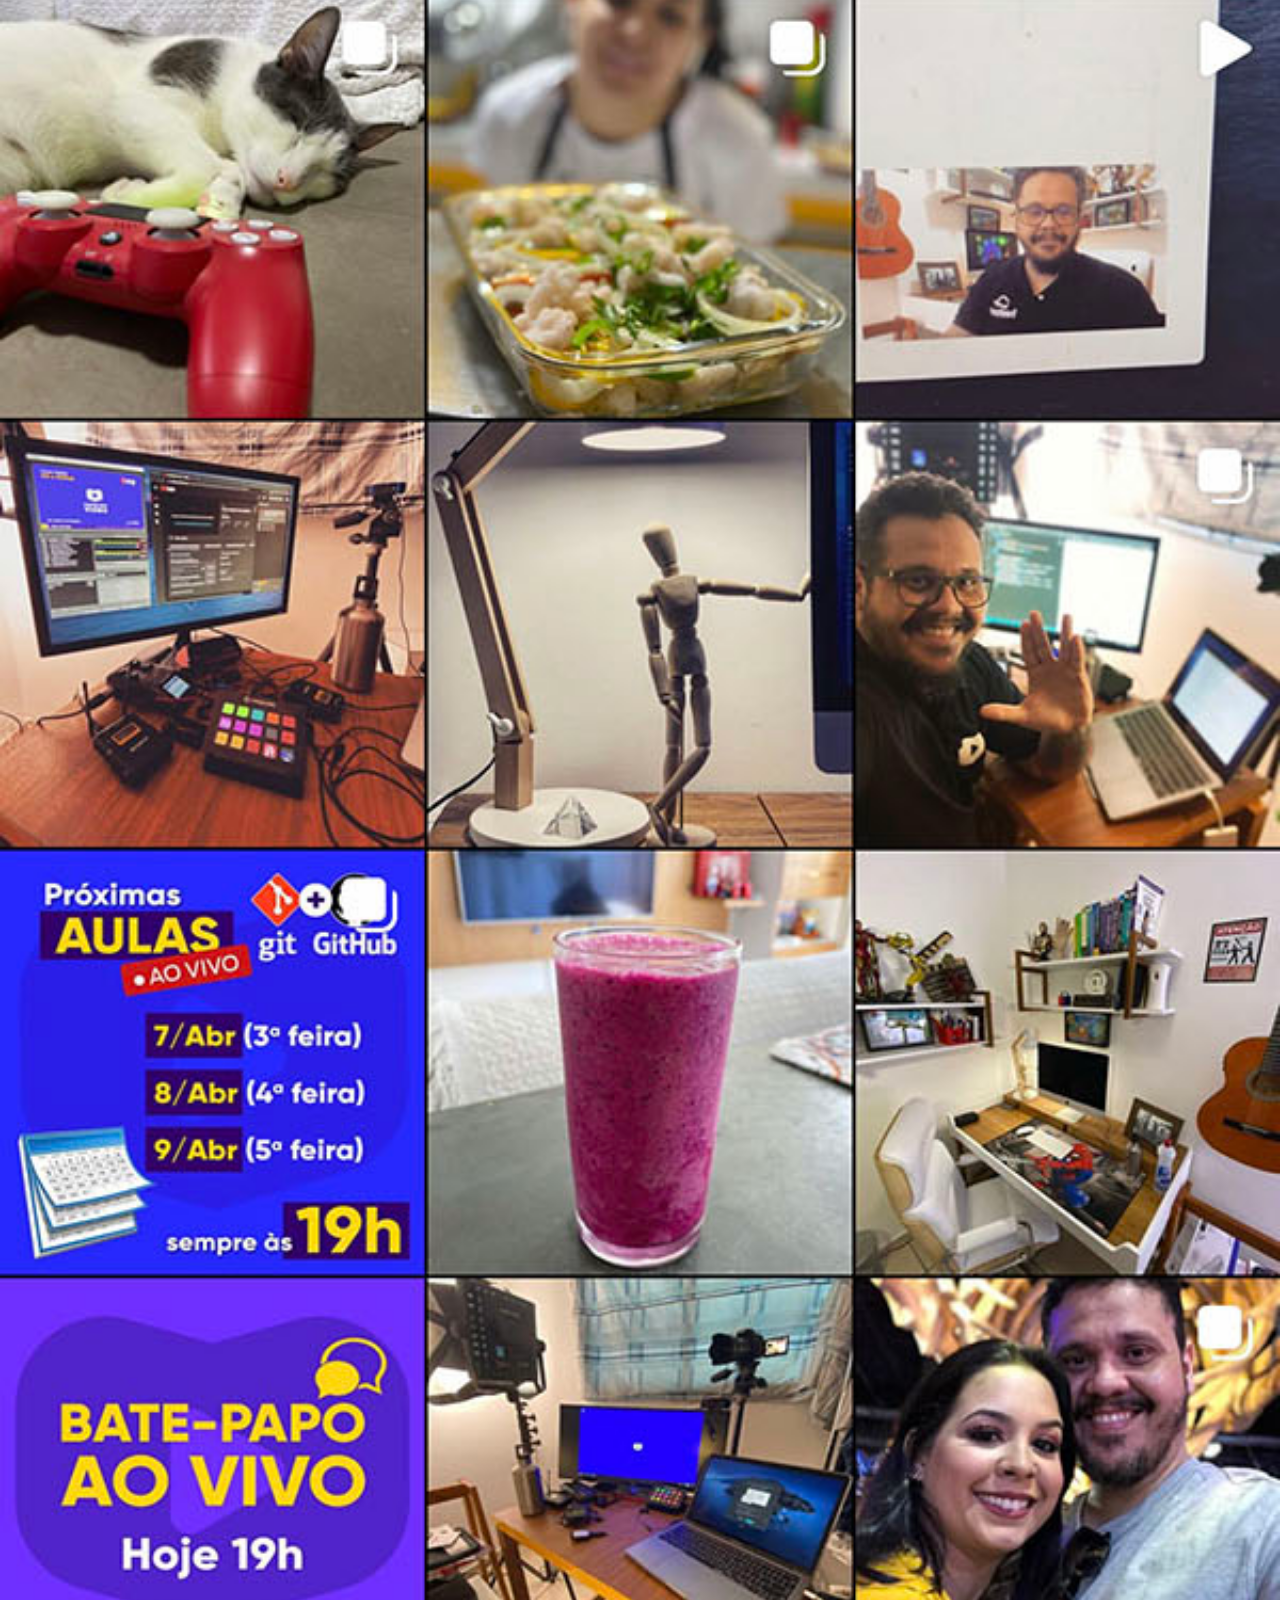
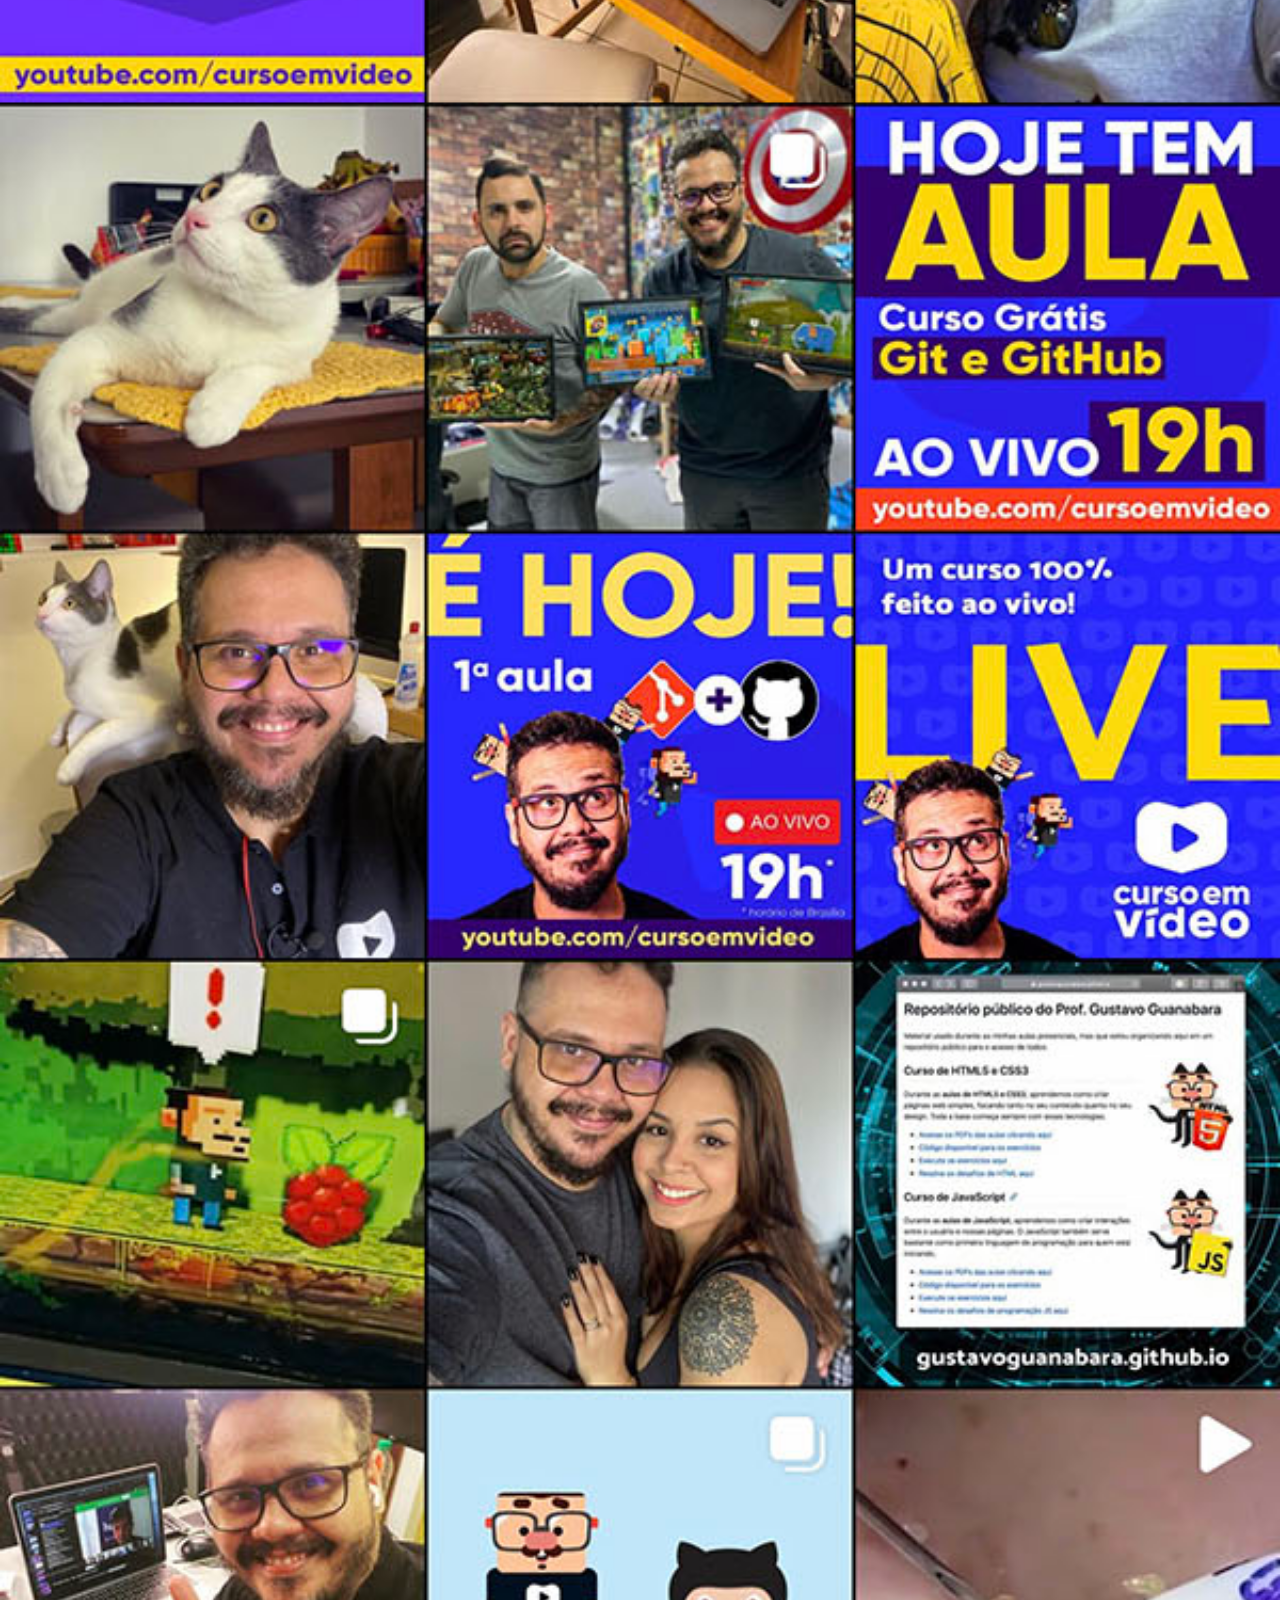
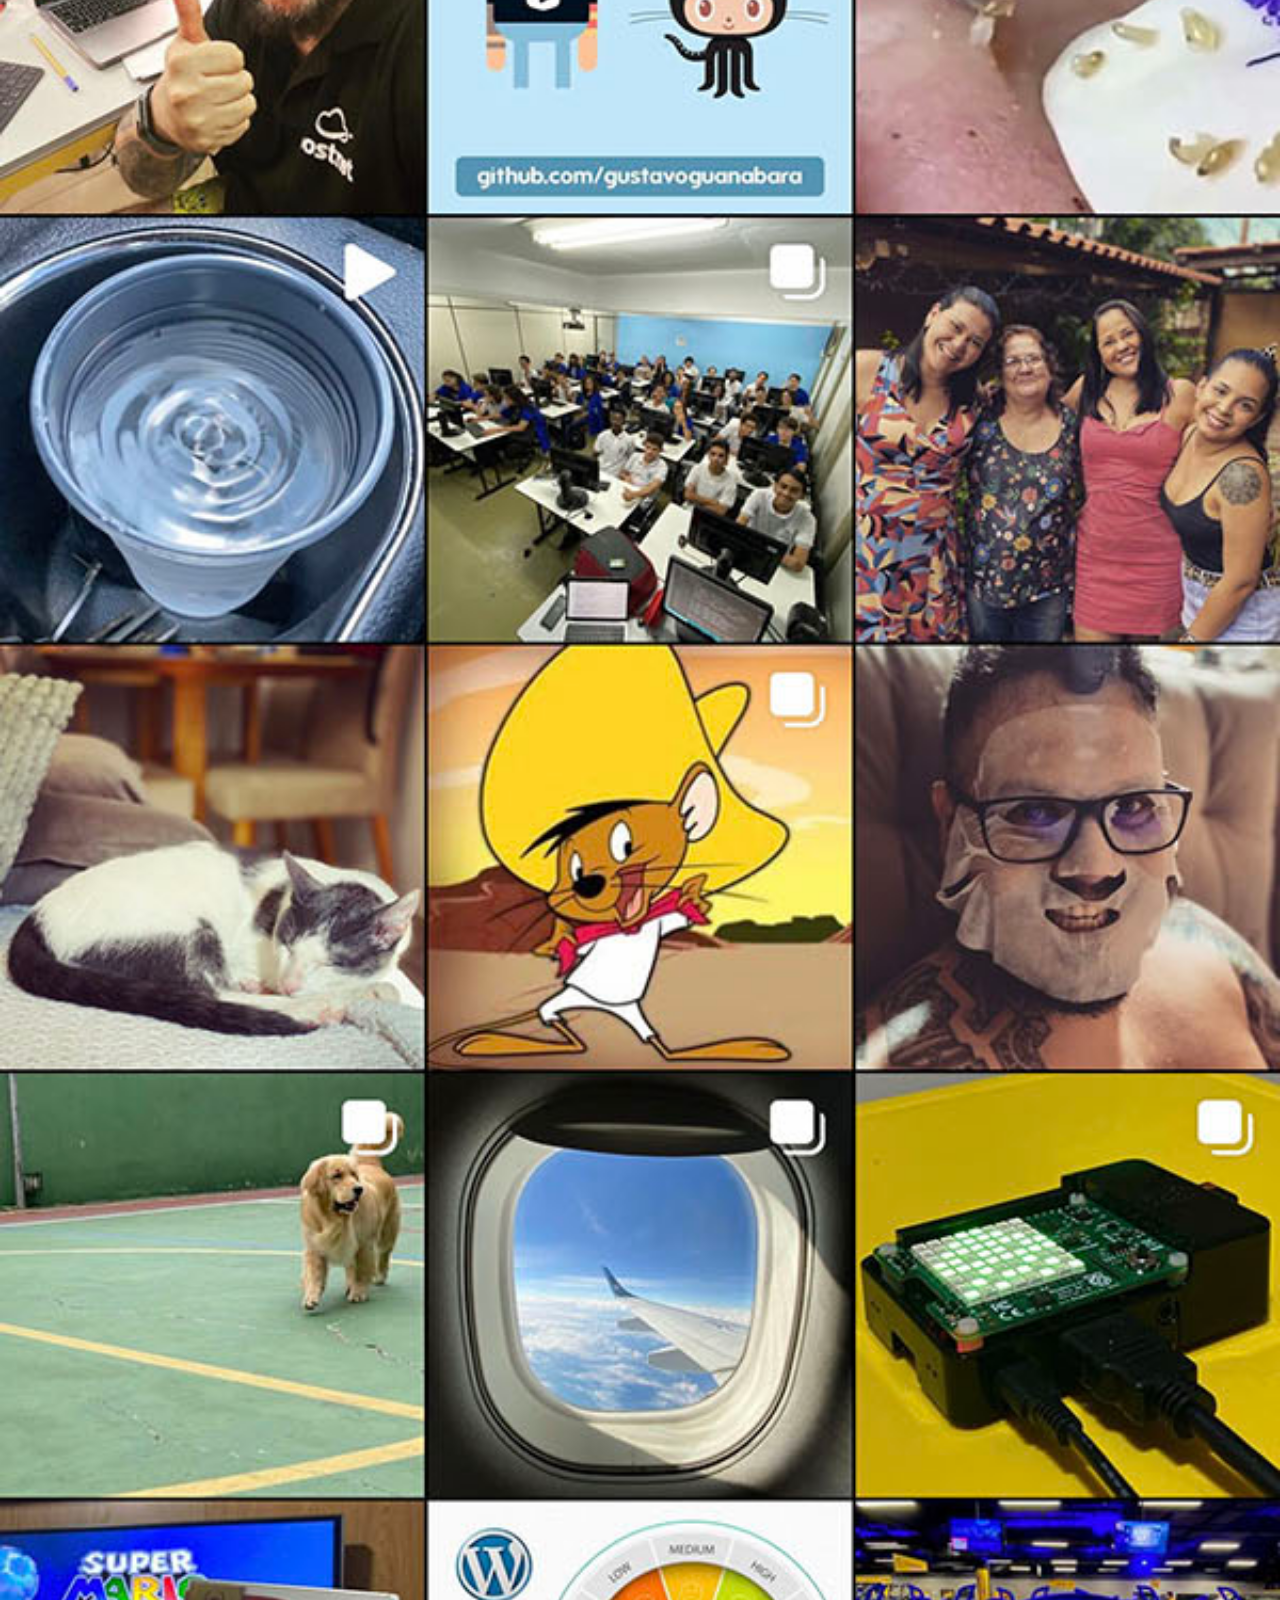
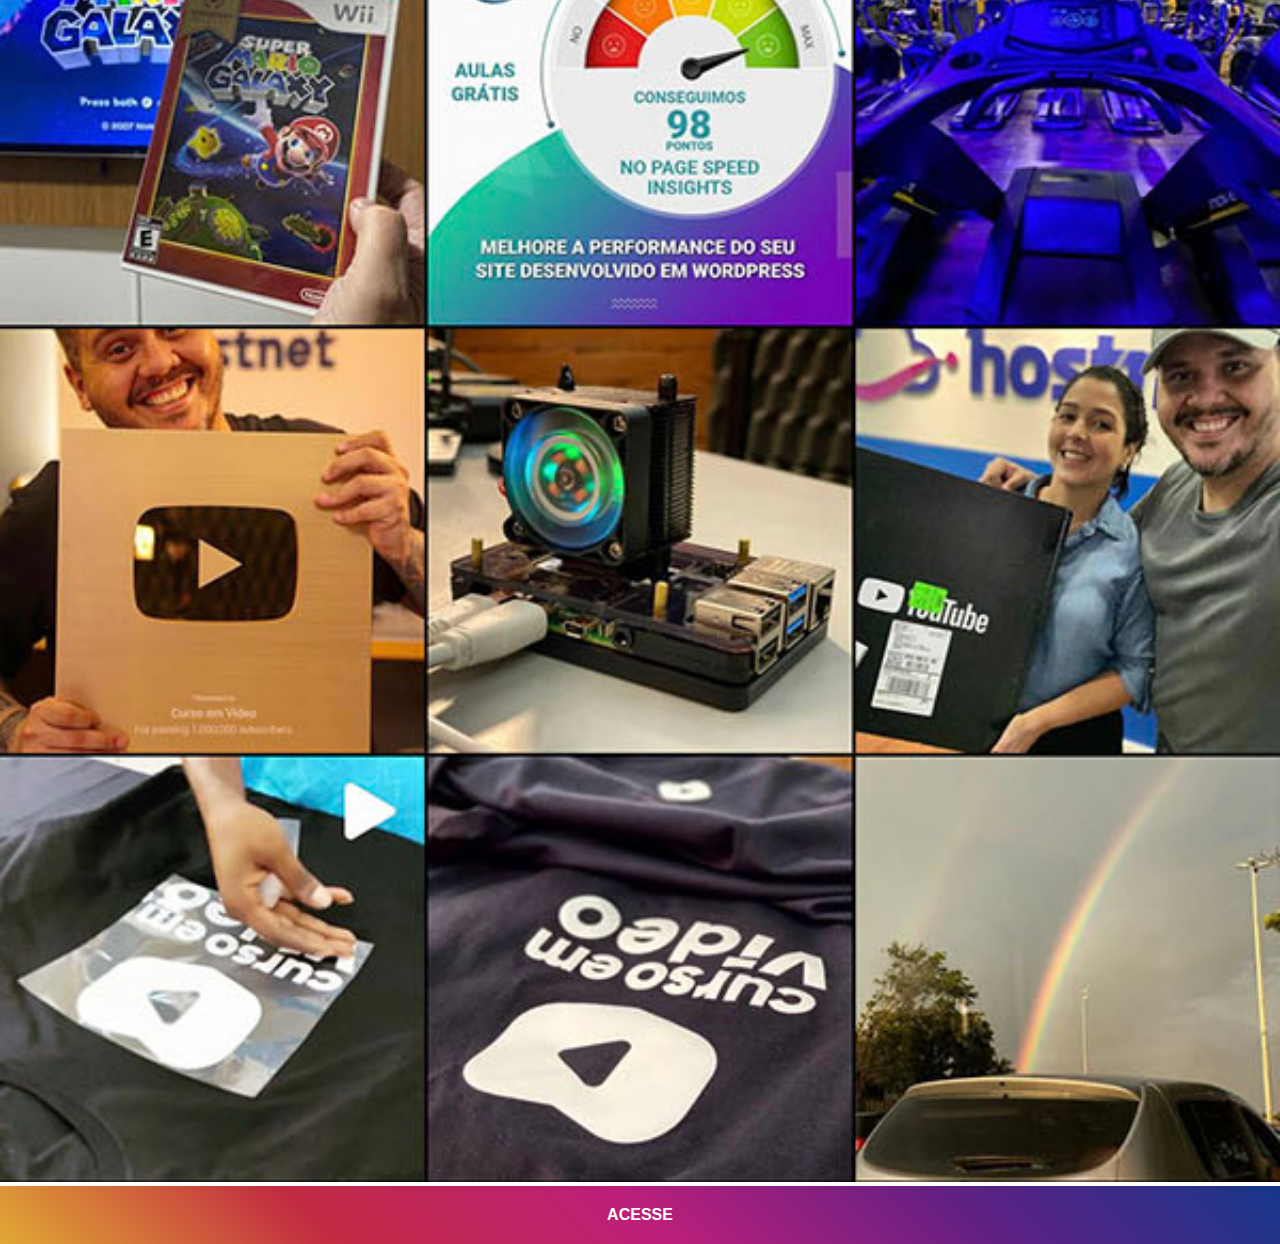
<file: instagram.html>
<!DOCTYPE html>
<html lang="en">
<head>
    <meta charset="UTF-8">
    <meta name="viewport" content="width=device-width, initial-scale=1.0">
    <title>Instagram</title>
    <style>
        a {
            background-image: linear-gradient( -135deg,#15378A, #602083, #BC1F7A, #C22B41, #E1A934);
        }
        a:hover {
            background-image: linear-gradient( -135deg,#2054d8, #8f2ec4, #e92999, #f33754, #f7bc3f);
        }
    </style>
    <link rel="stylesheet" href="estilos/social.css">
</head>
<body>
    <img src="imagens/tela-instagram.jpg" alt="Instagram">
    <a href="https://www.instagram.com/gustavoguanabara/" target="_blank">ACESSE</a>
</body>
</html>
</file>
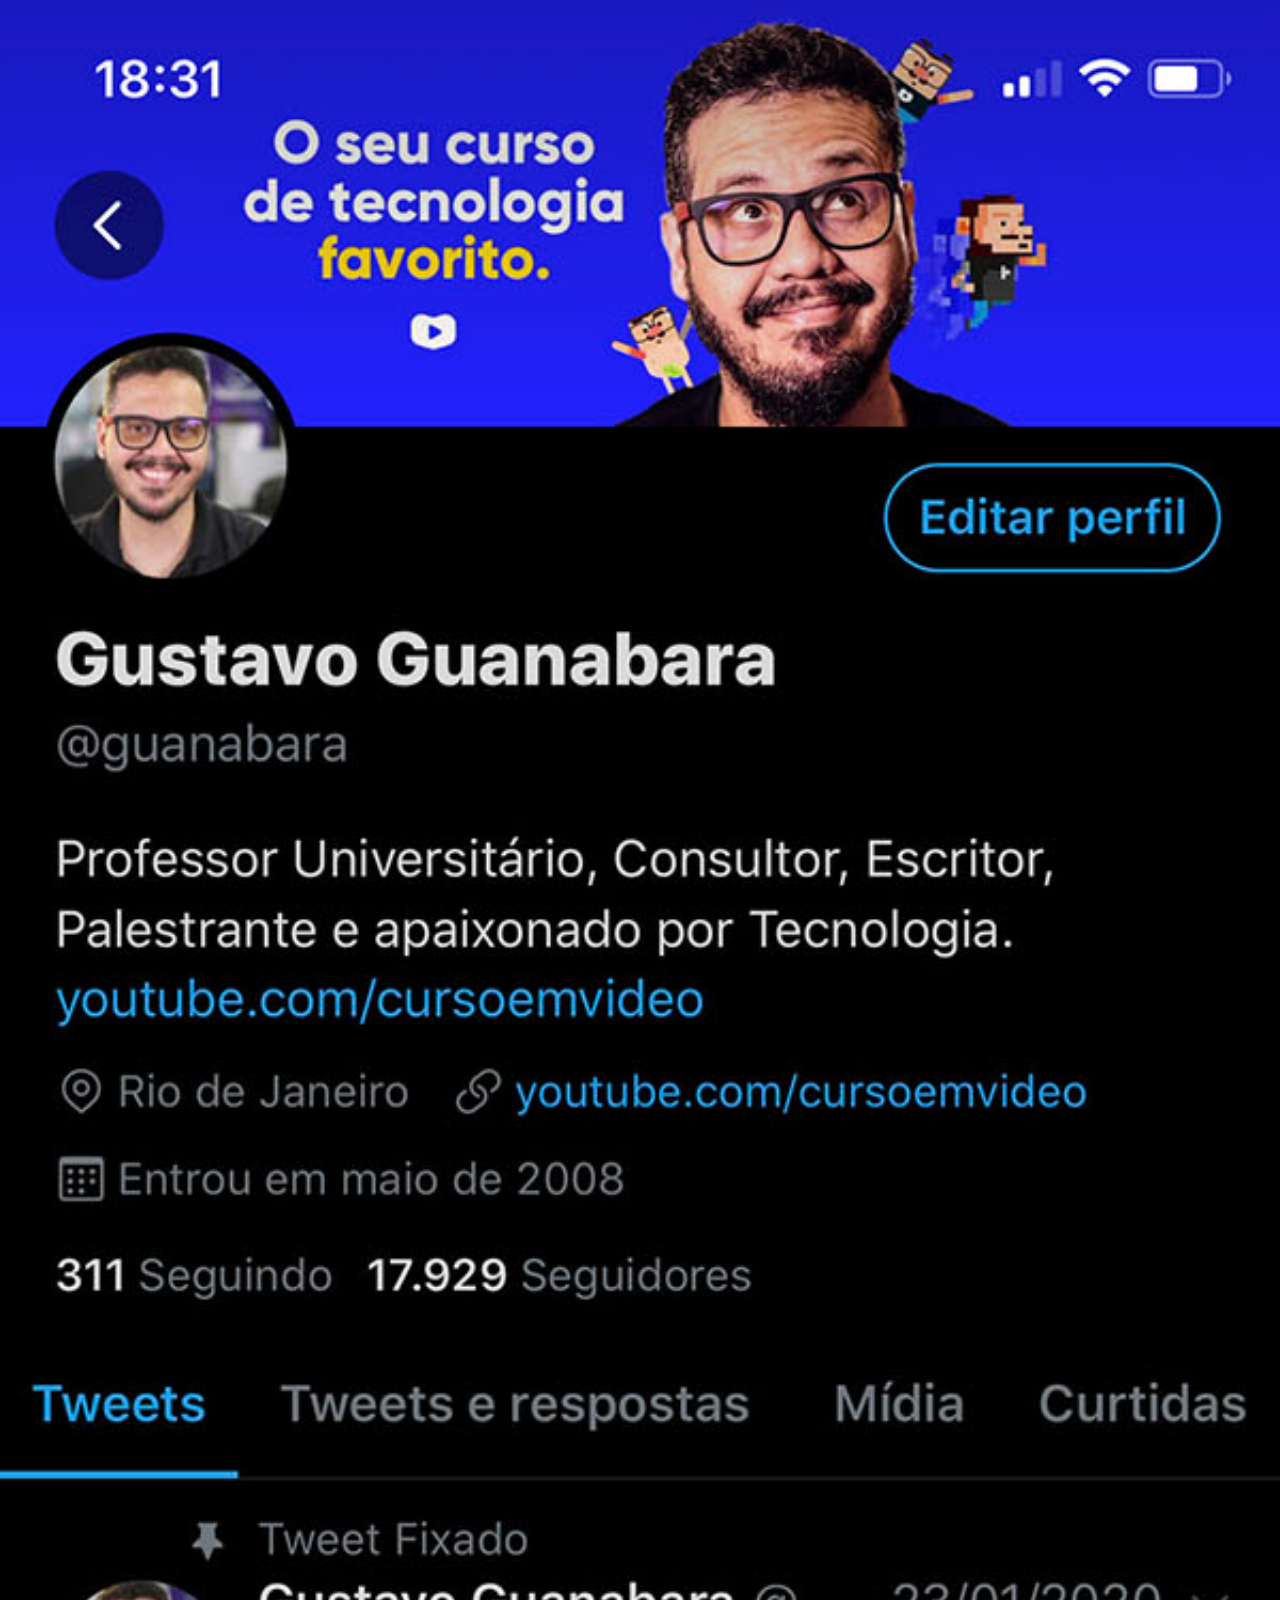
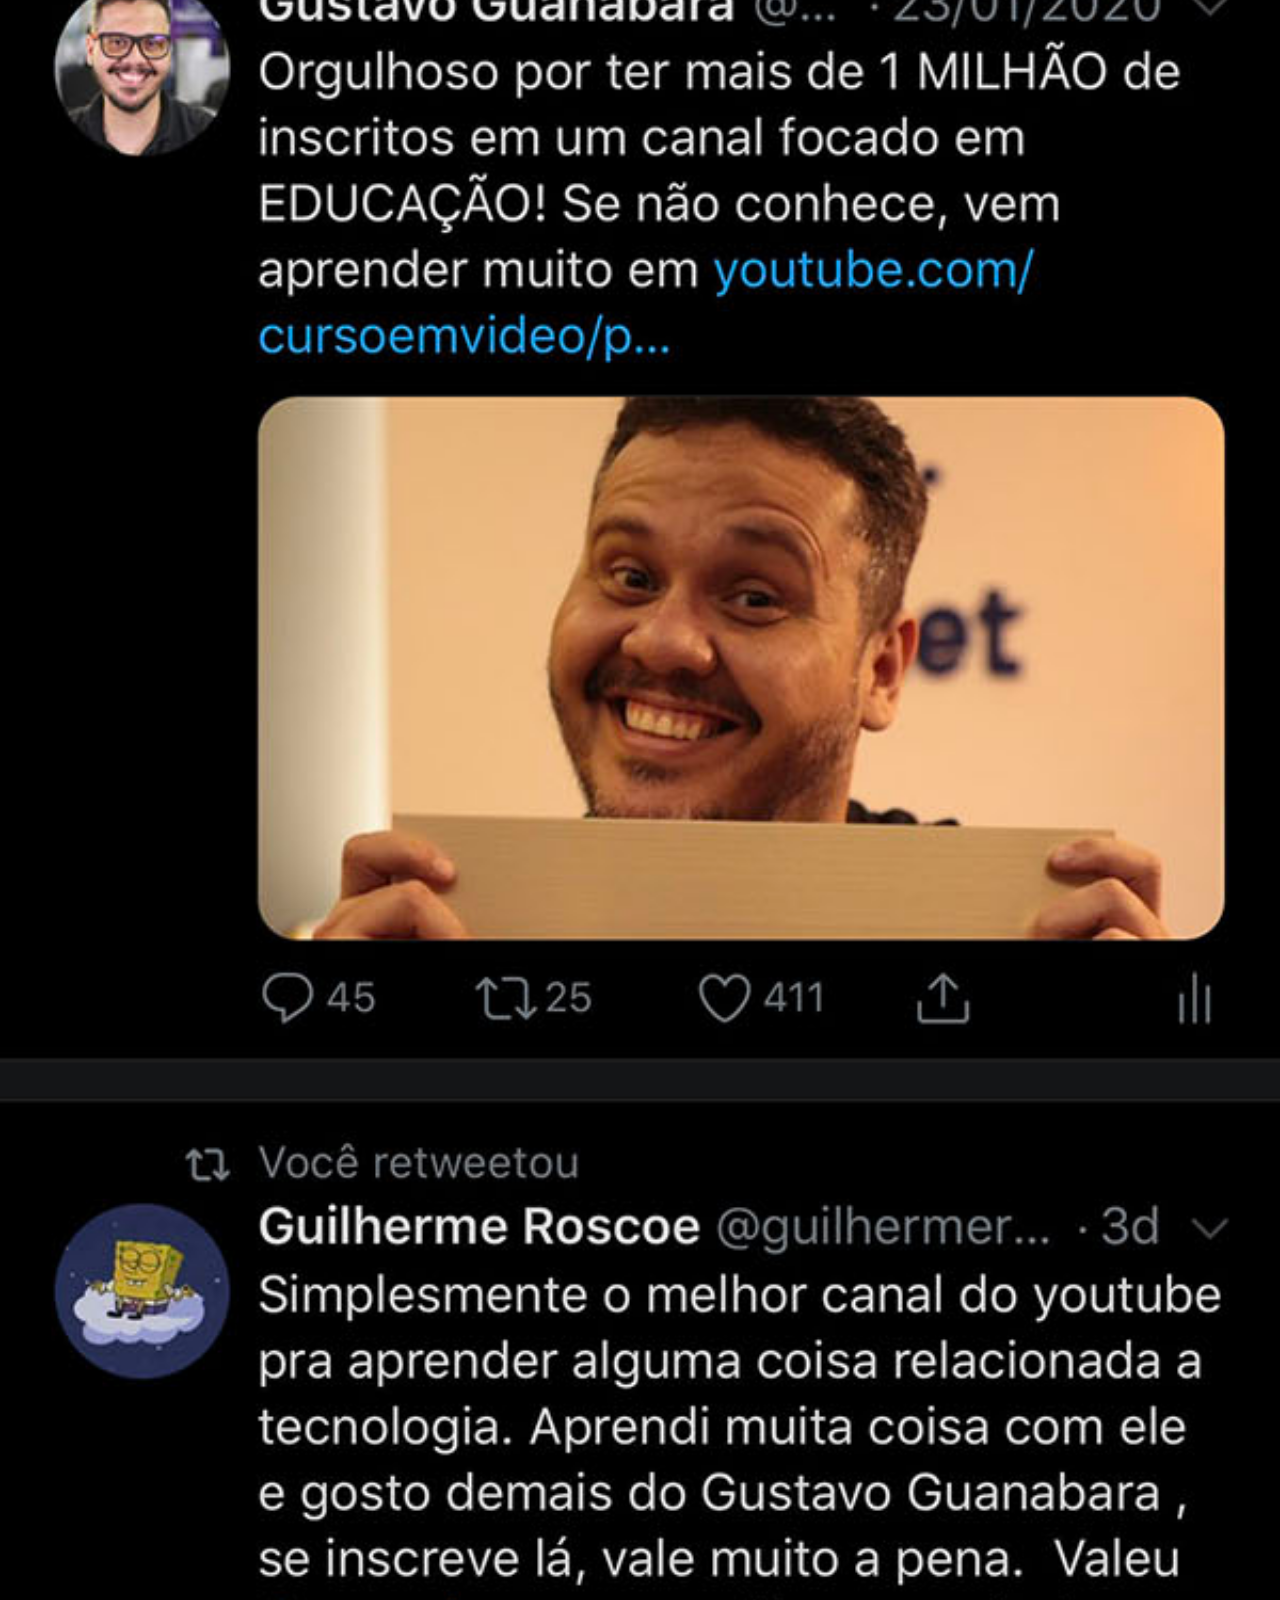
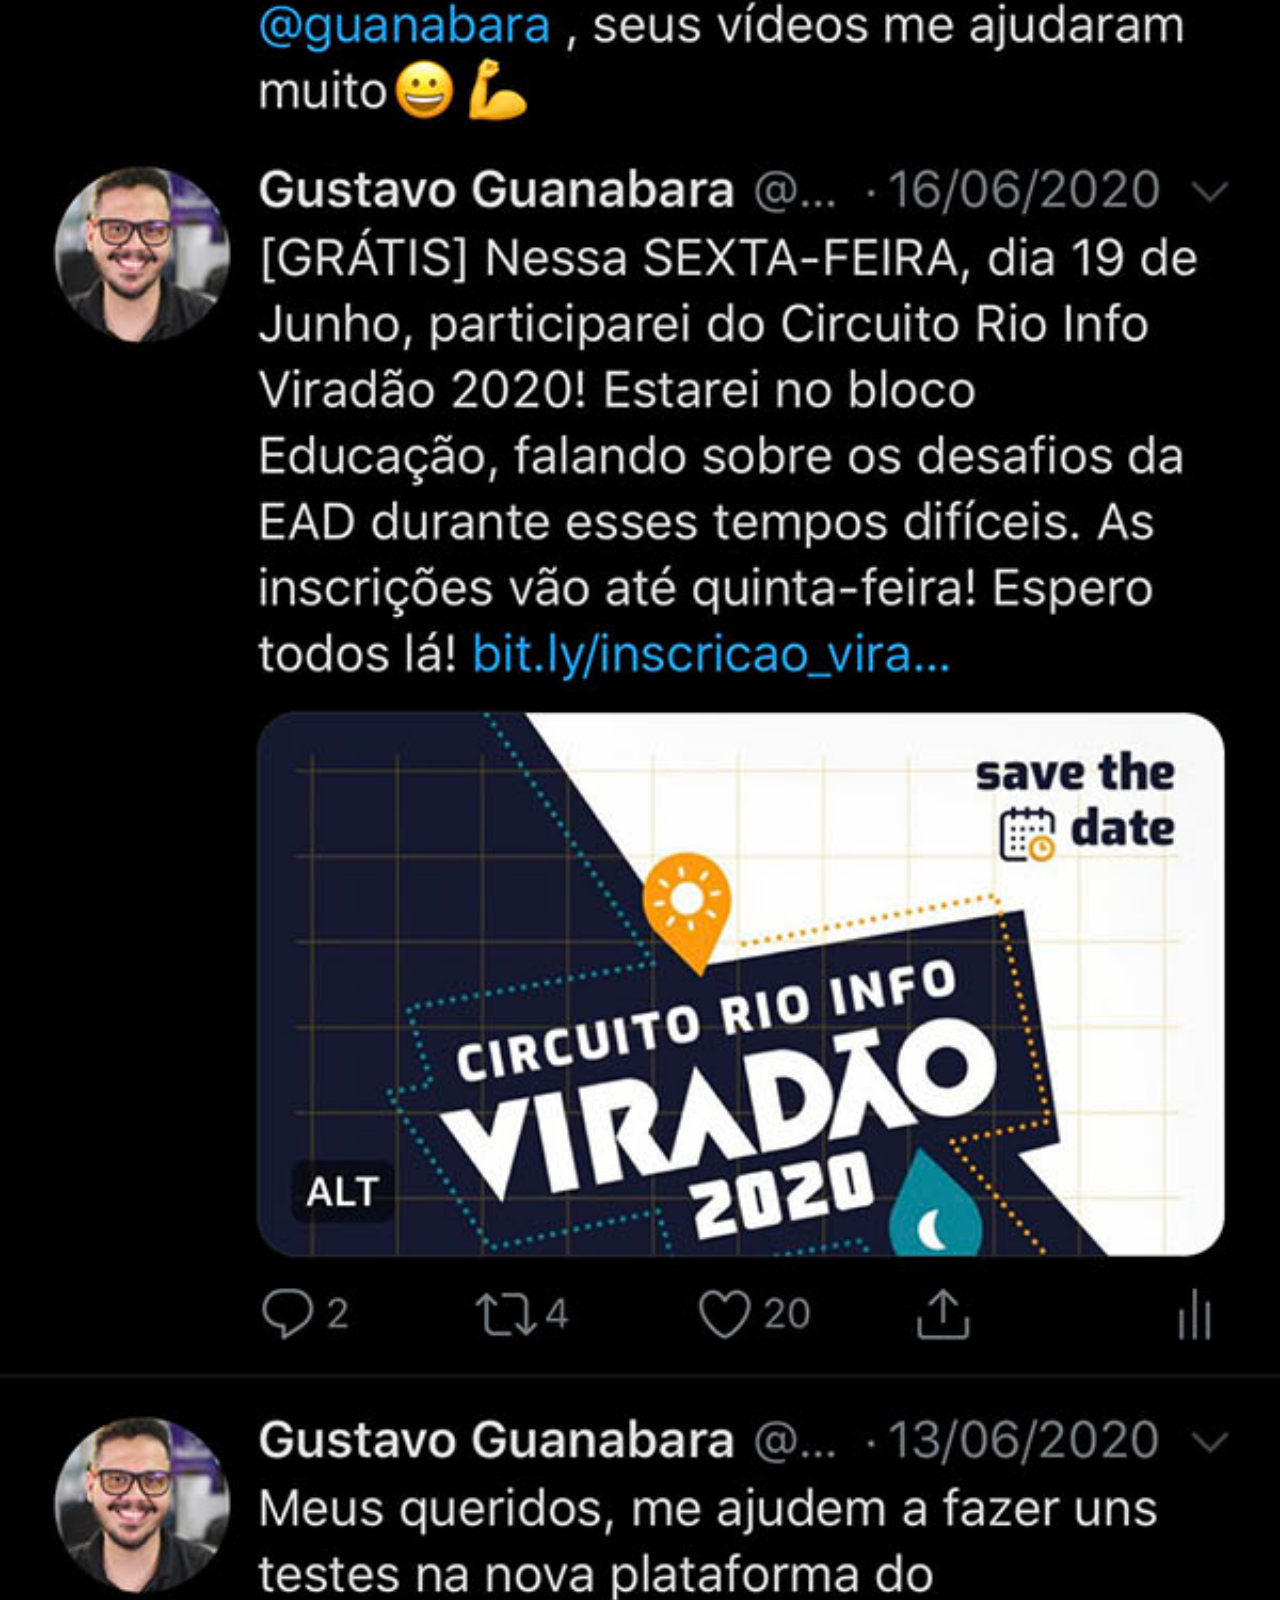
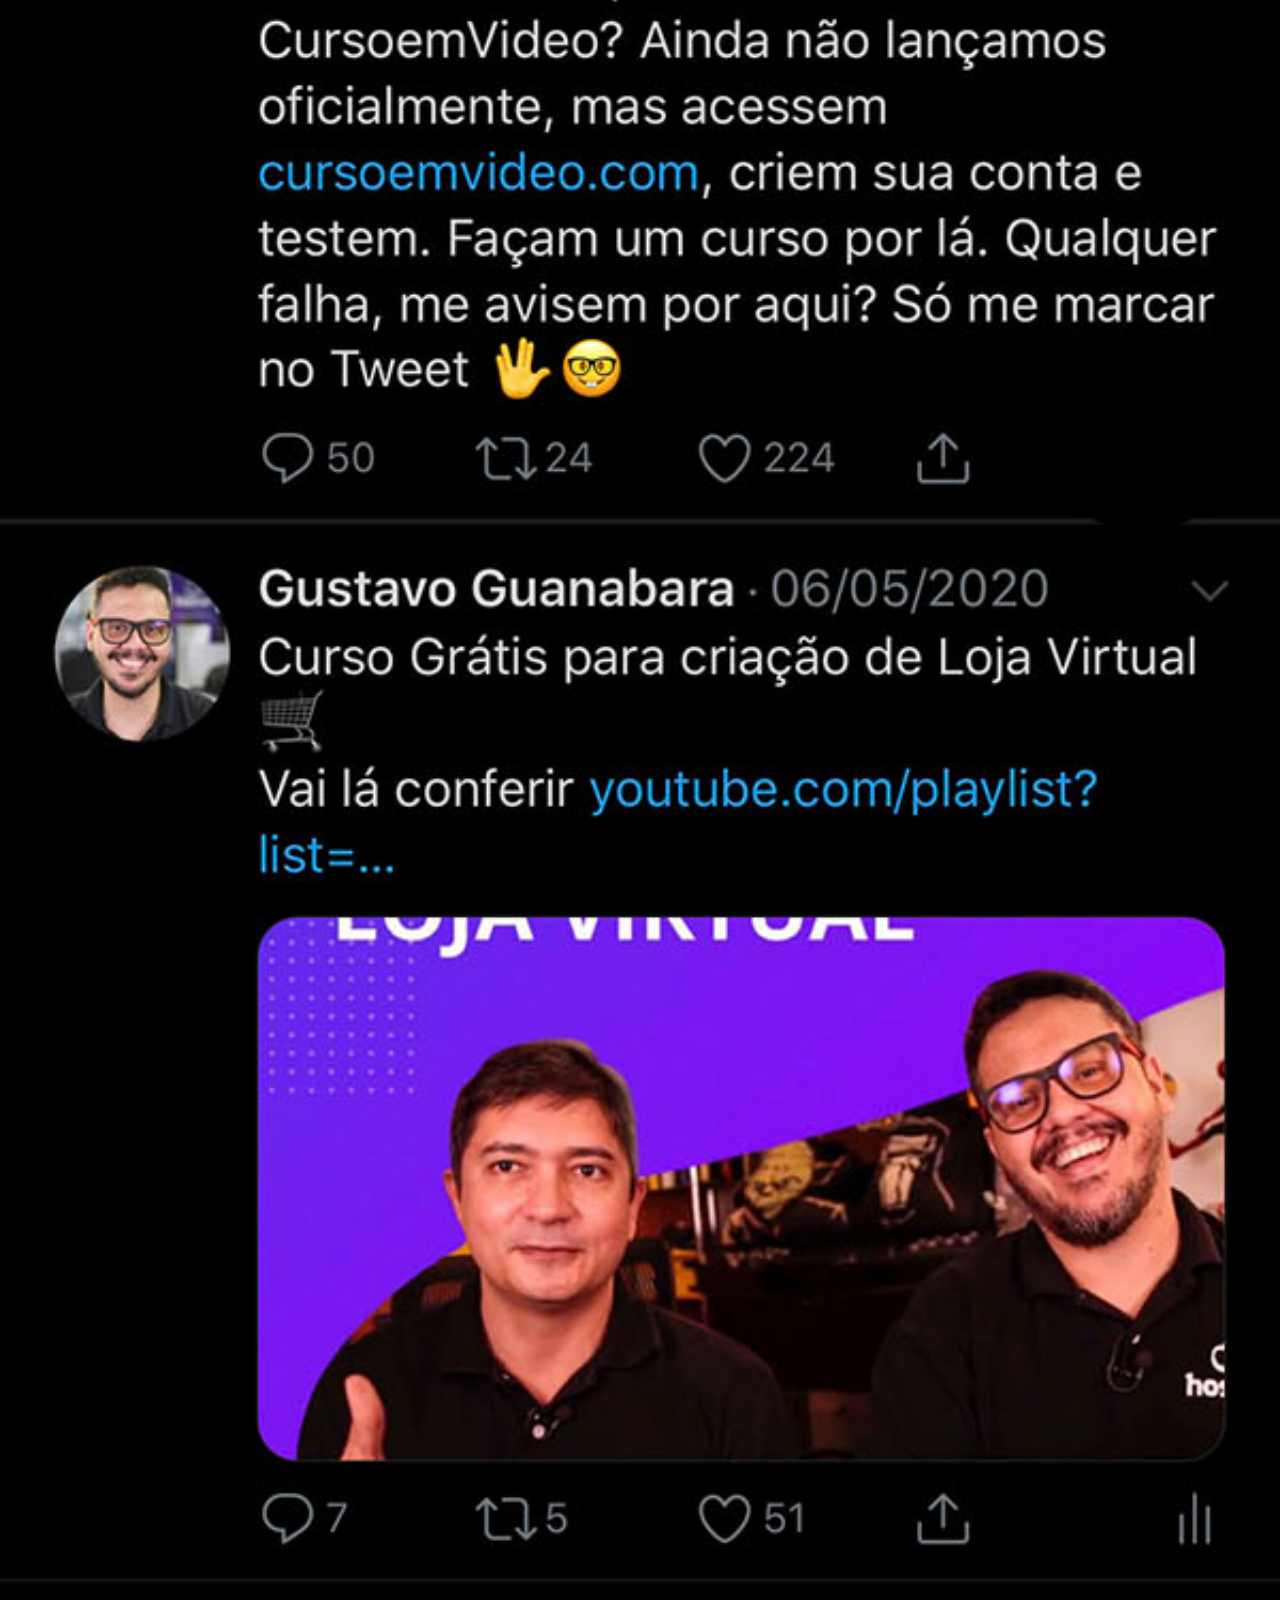
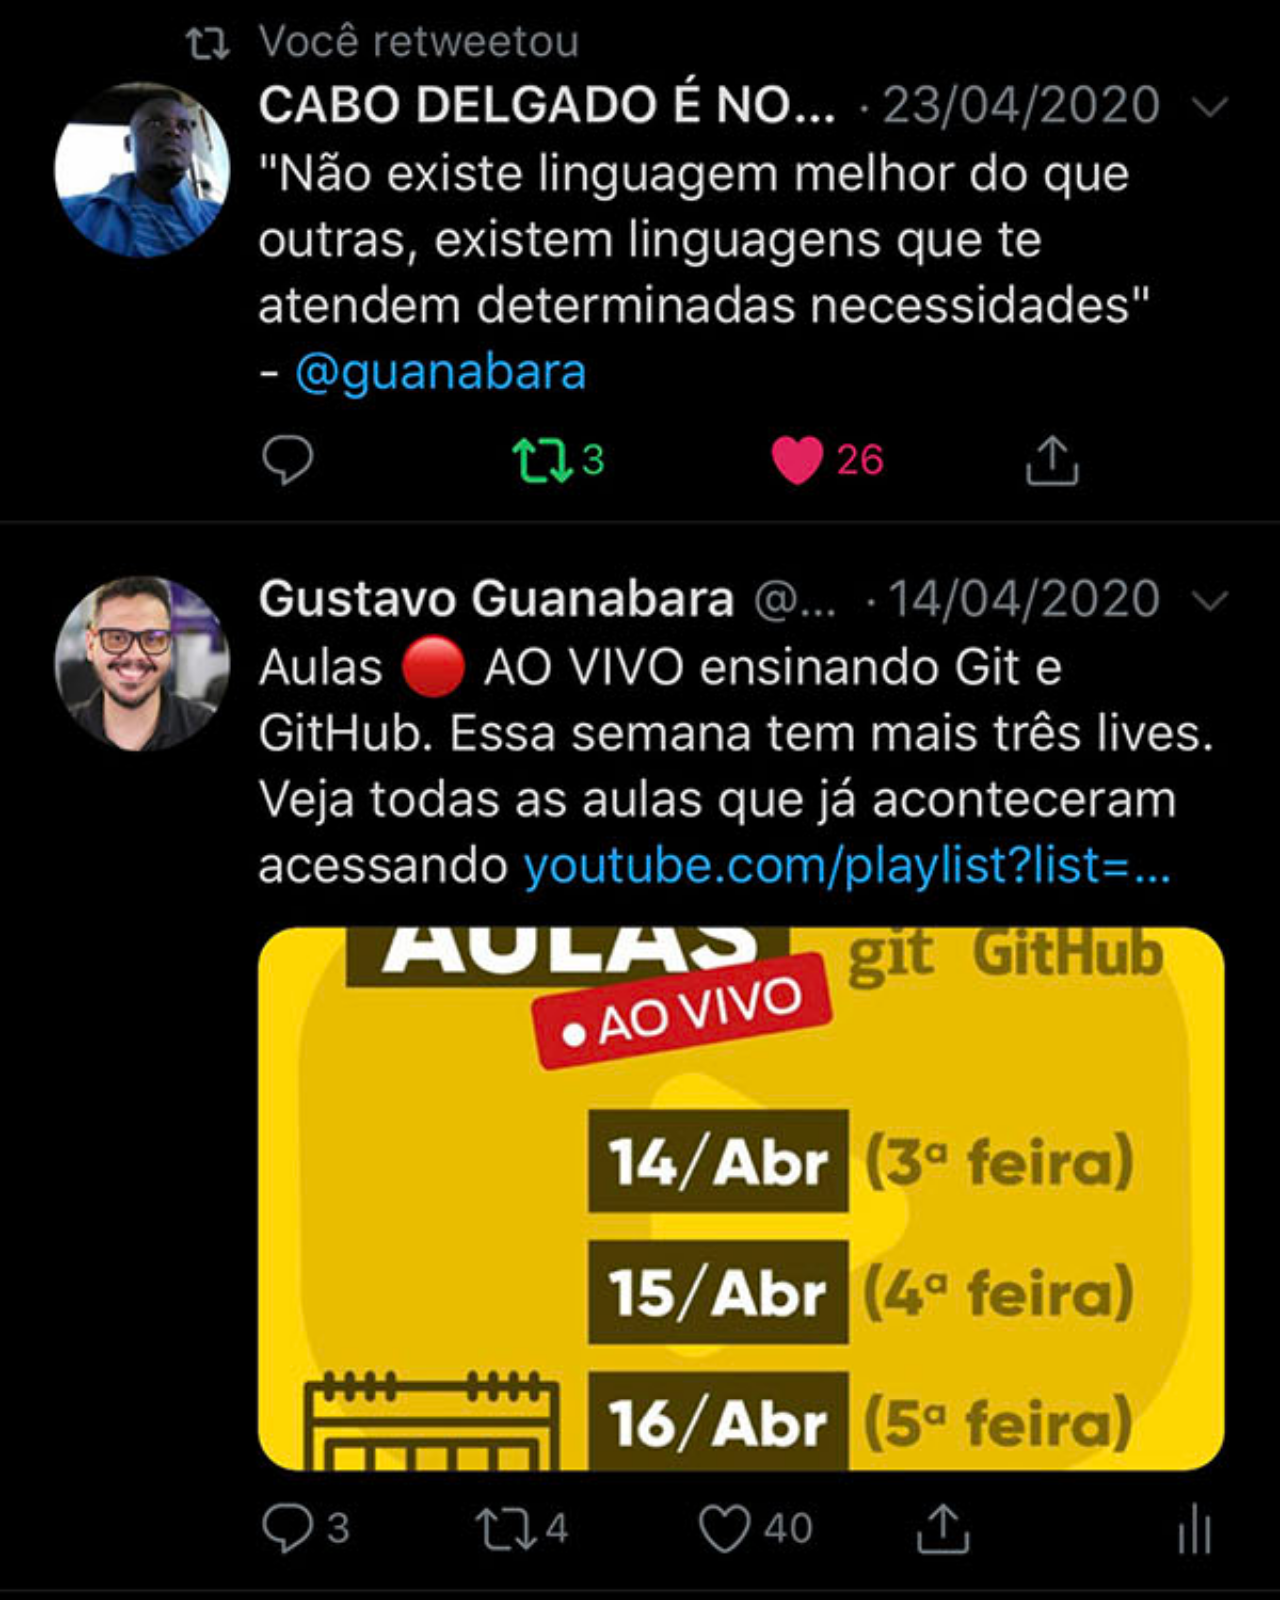
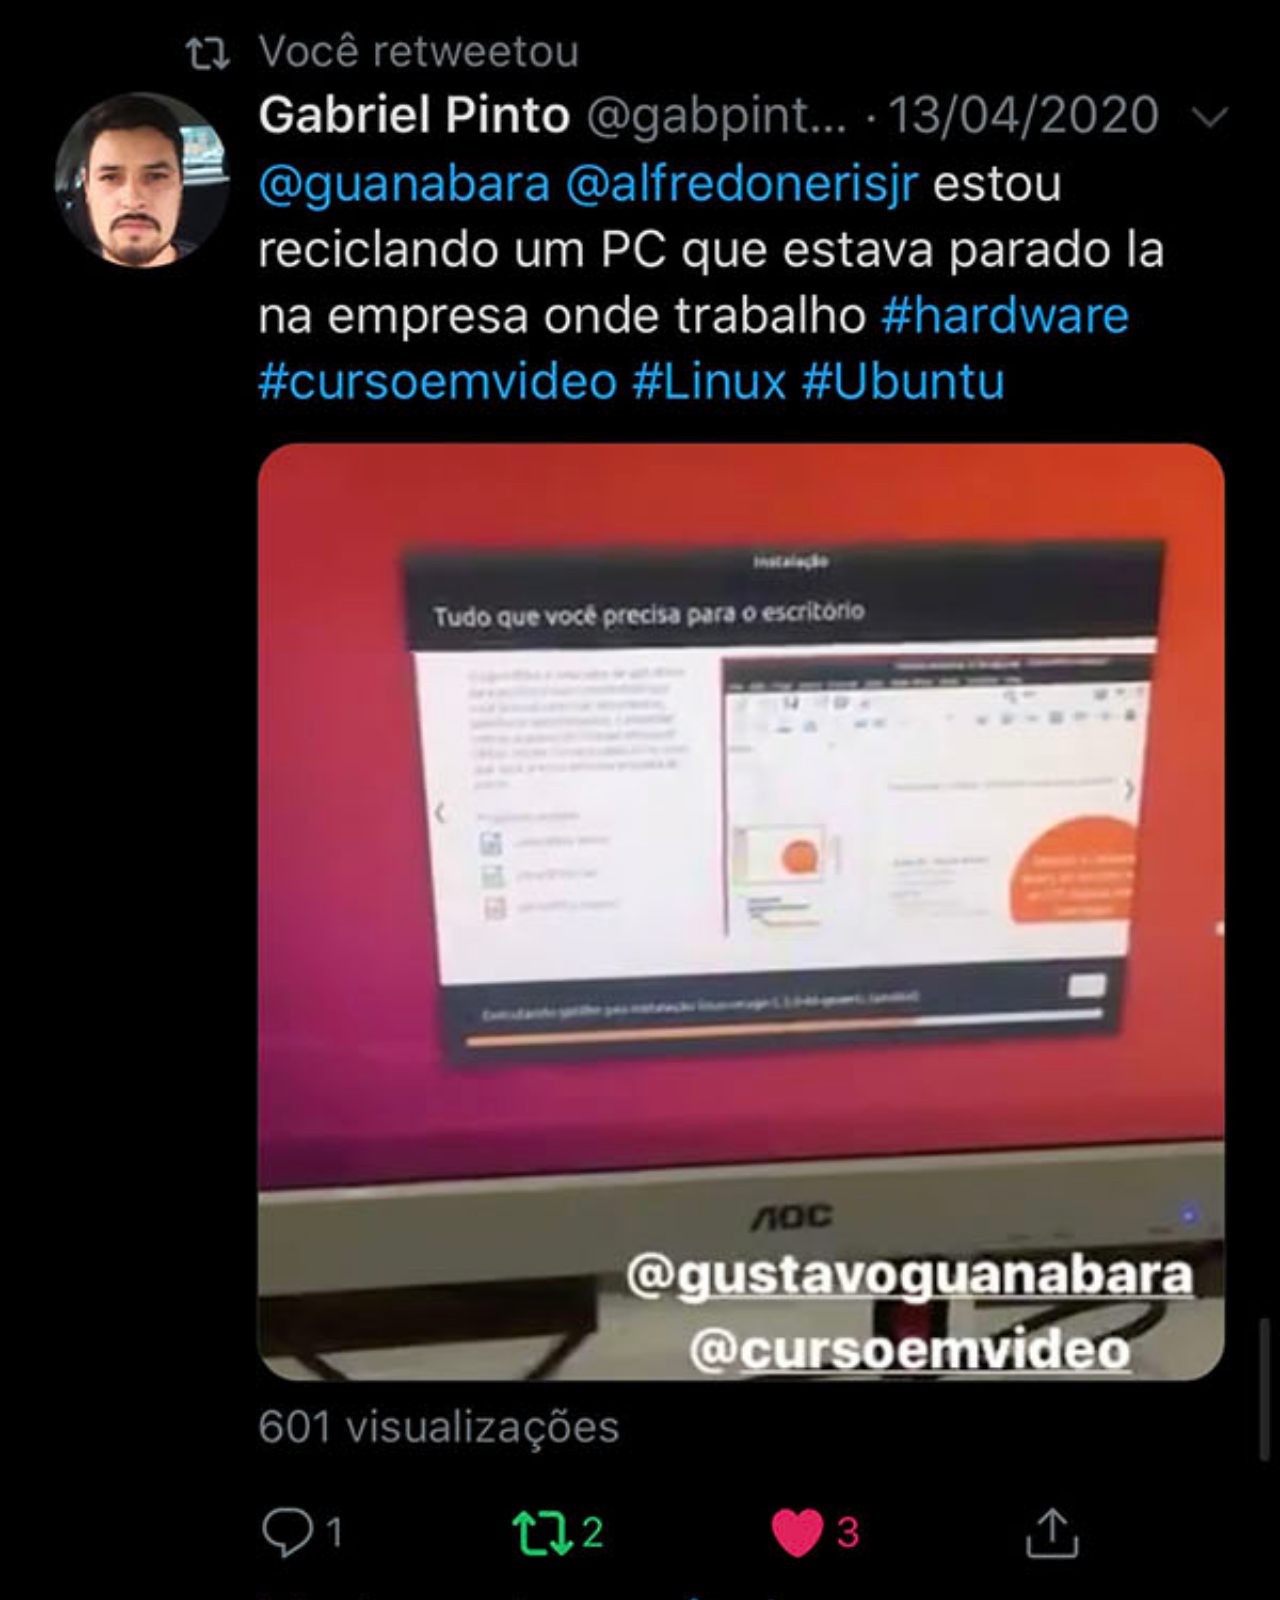
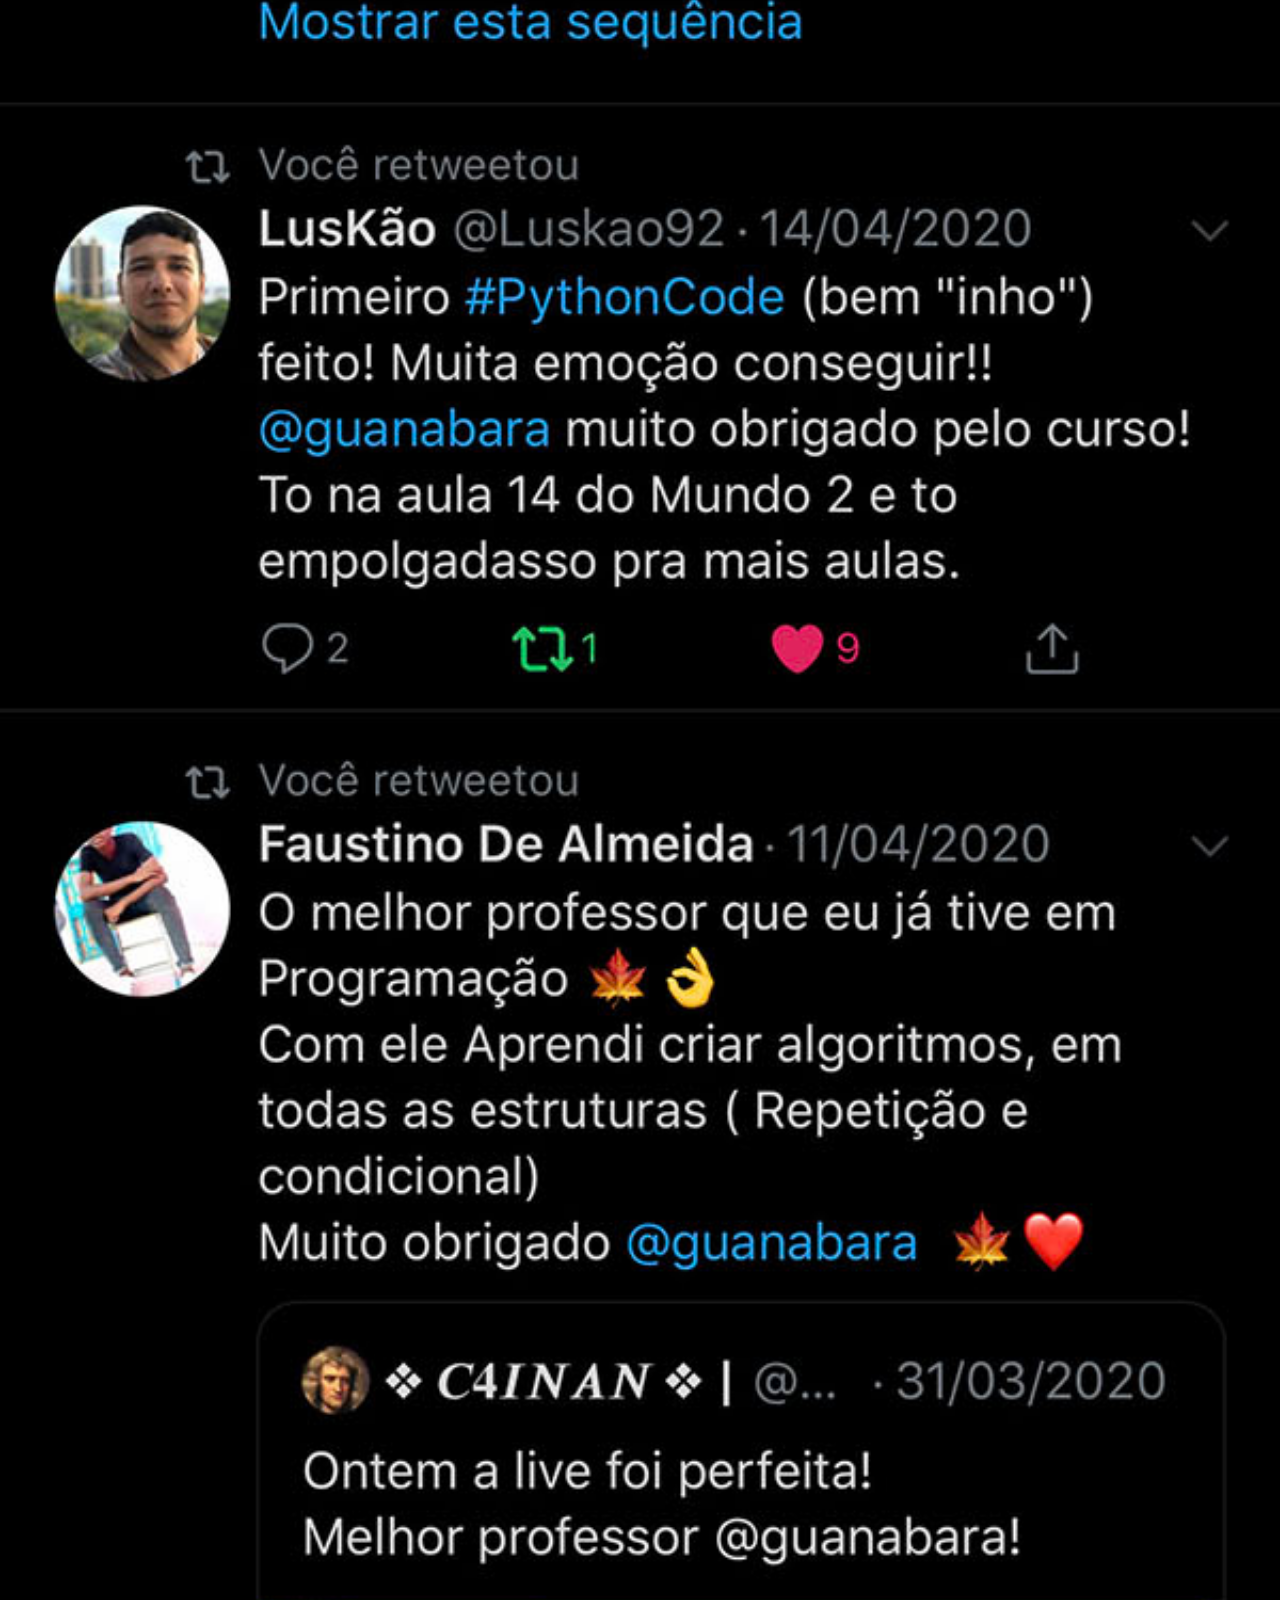
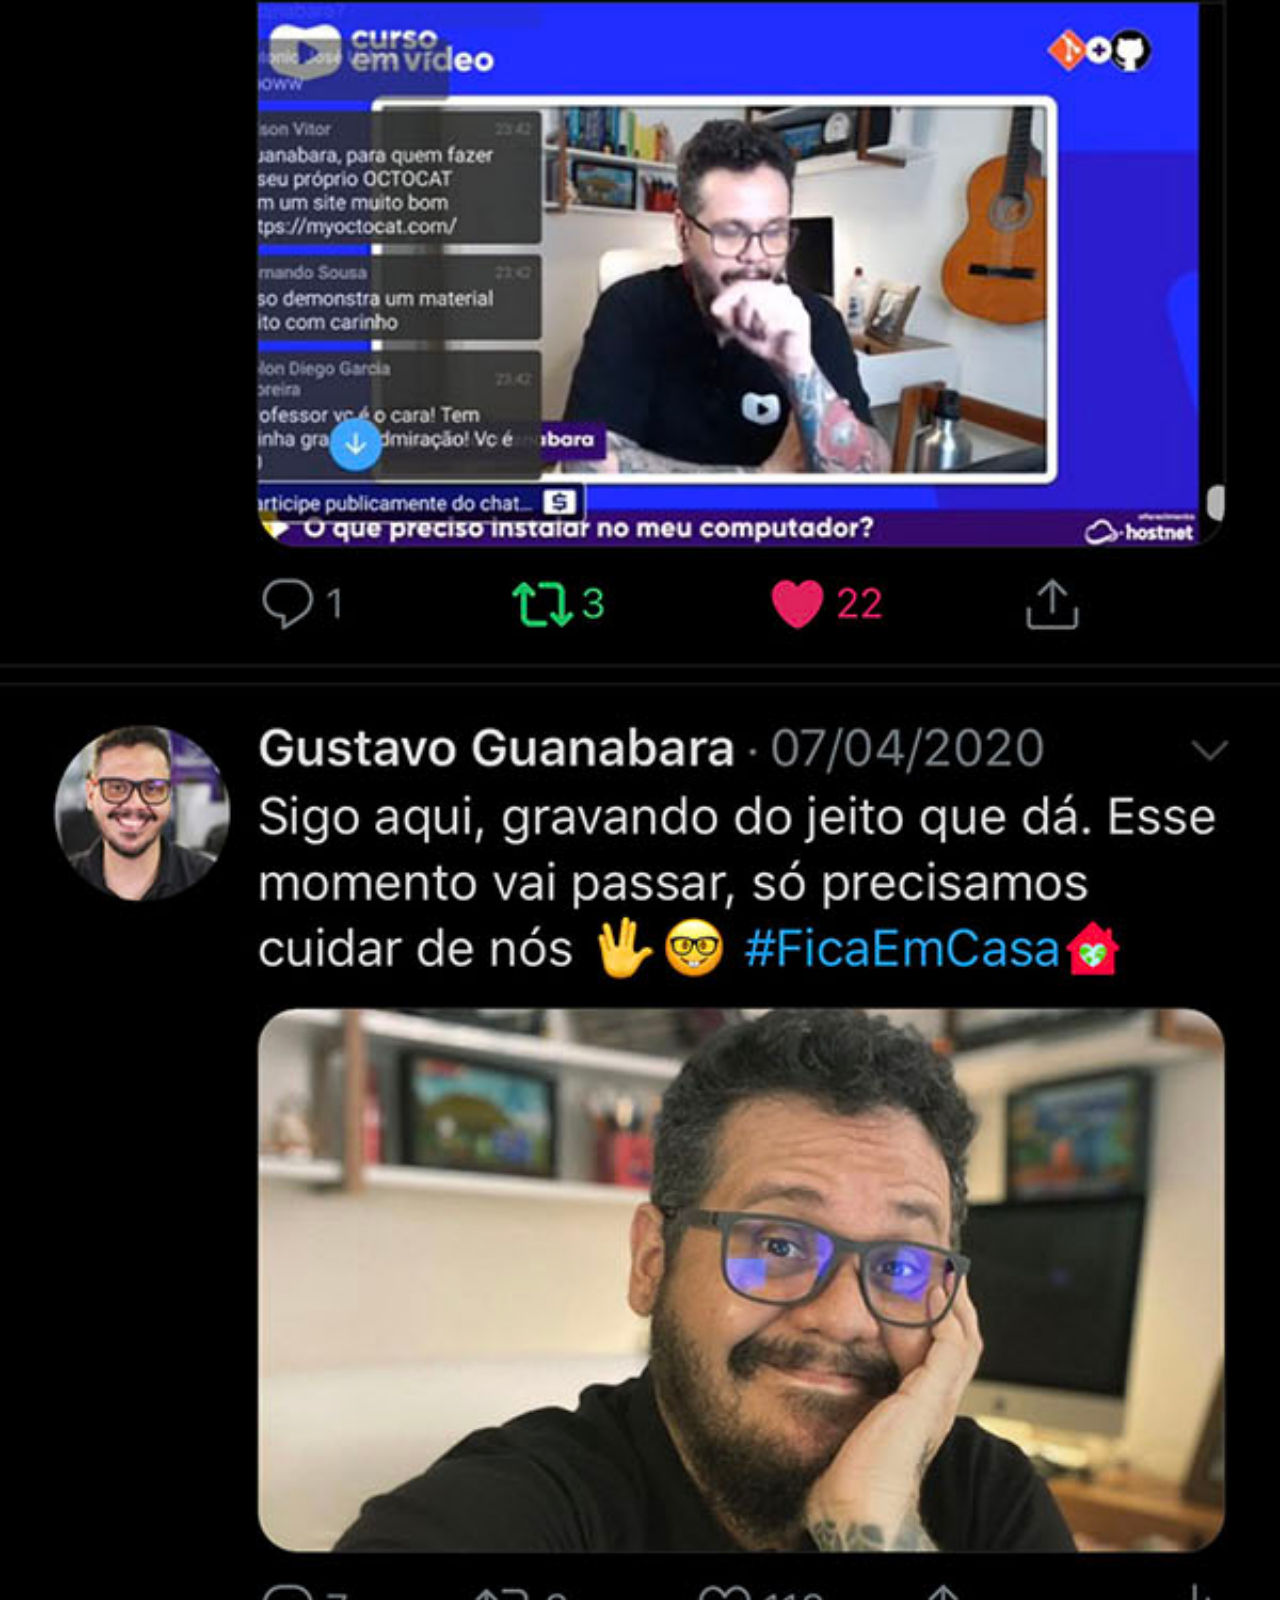
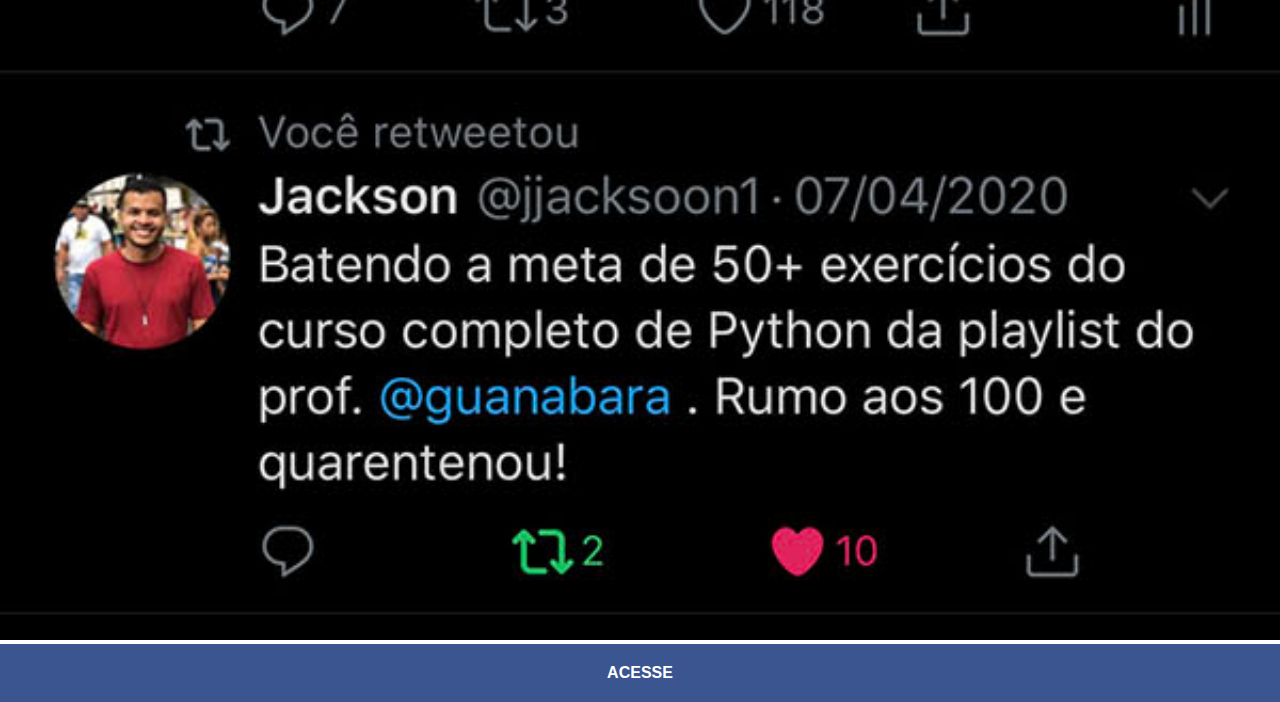
<file: twitter.html>
<!DOCTYPE html>
<html lang="en">
<head>
    <meta charset="UTF-8">
    <meta name="viewport" content="width=device-width, initial-scale=1.0">
    <title>Twitter</title>
    <link rel="stylesheet" href="estilos/social.css">
    <style>
        a {
            background-color: #3a558f;
        }
        a:hover {
            background-color: #58AEE7;
        }
    </style>
</head>
<body>
    <img src="imagens/tela-twitter.jpg" alt="Twitter">
    <a href="https://twitter.com/guanabara" target="_blank">ACESSE</a>
</body>
</html>
</file>
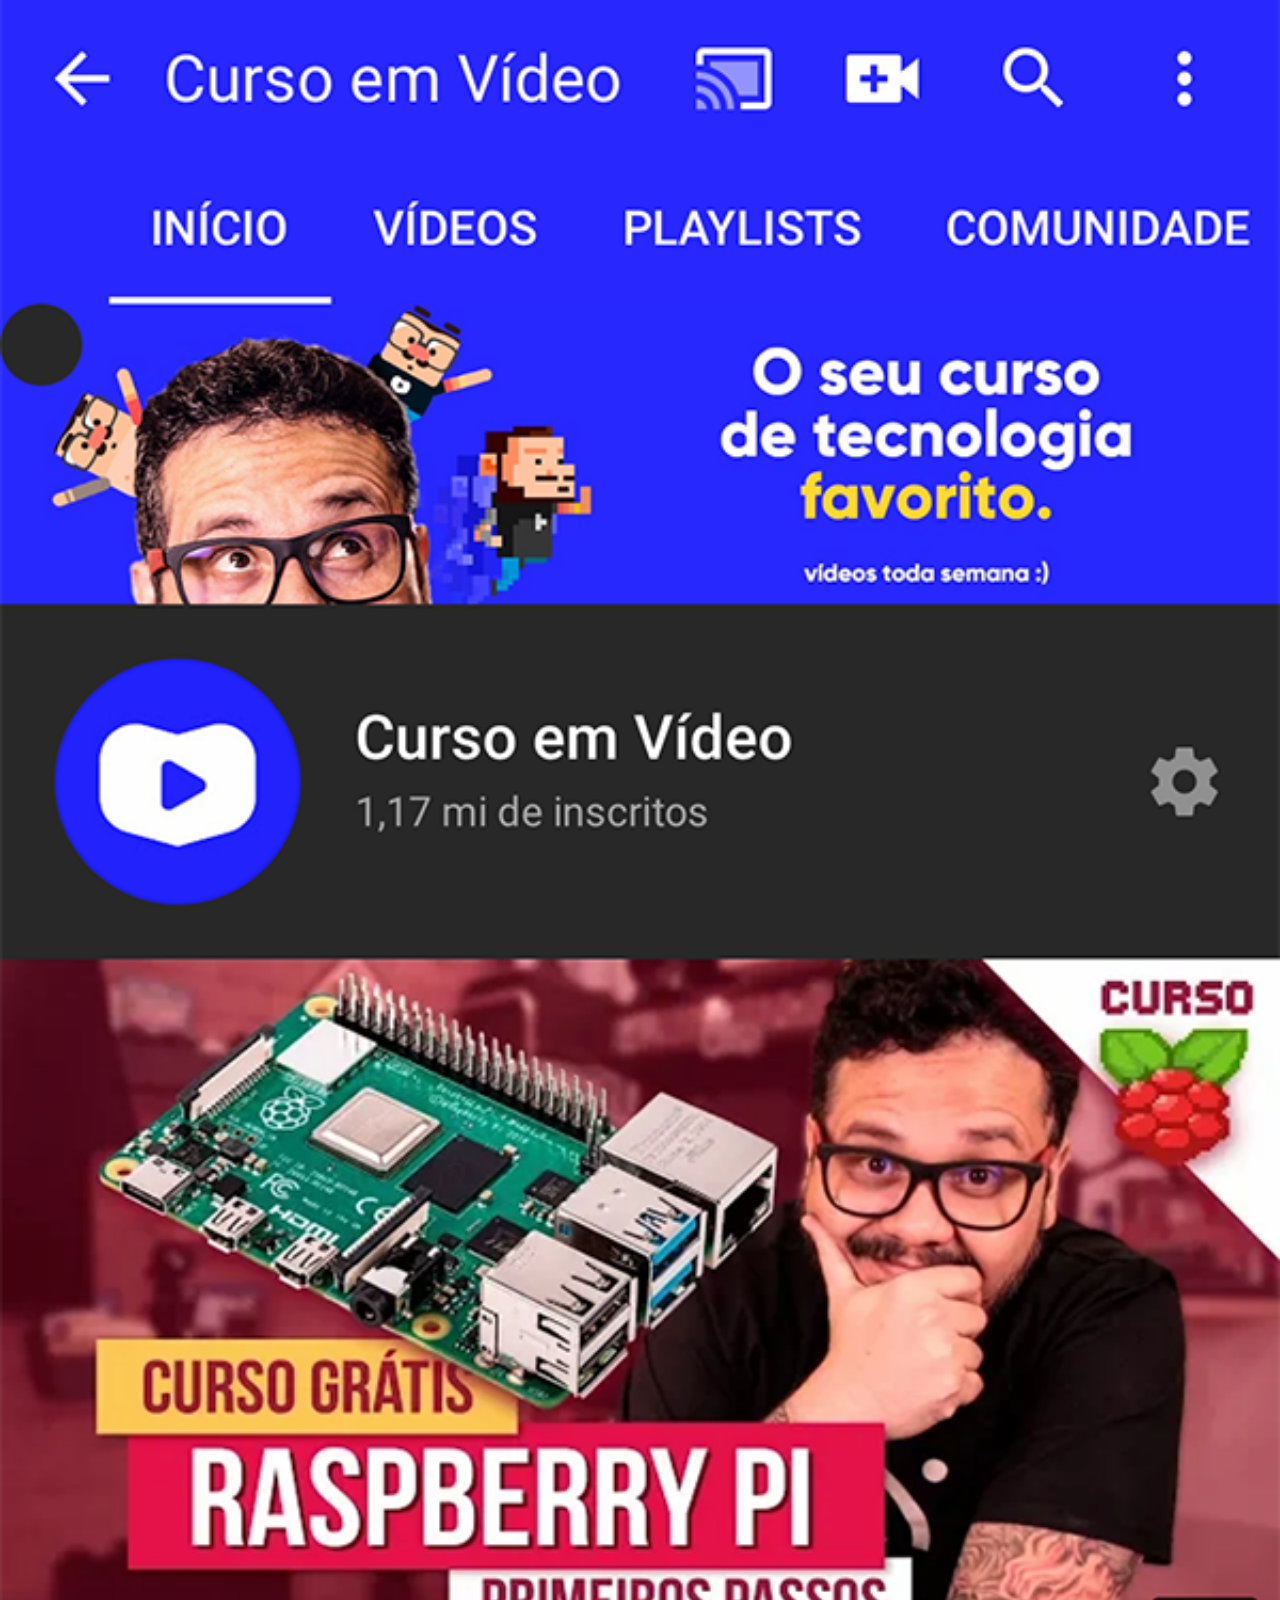
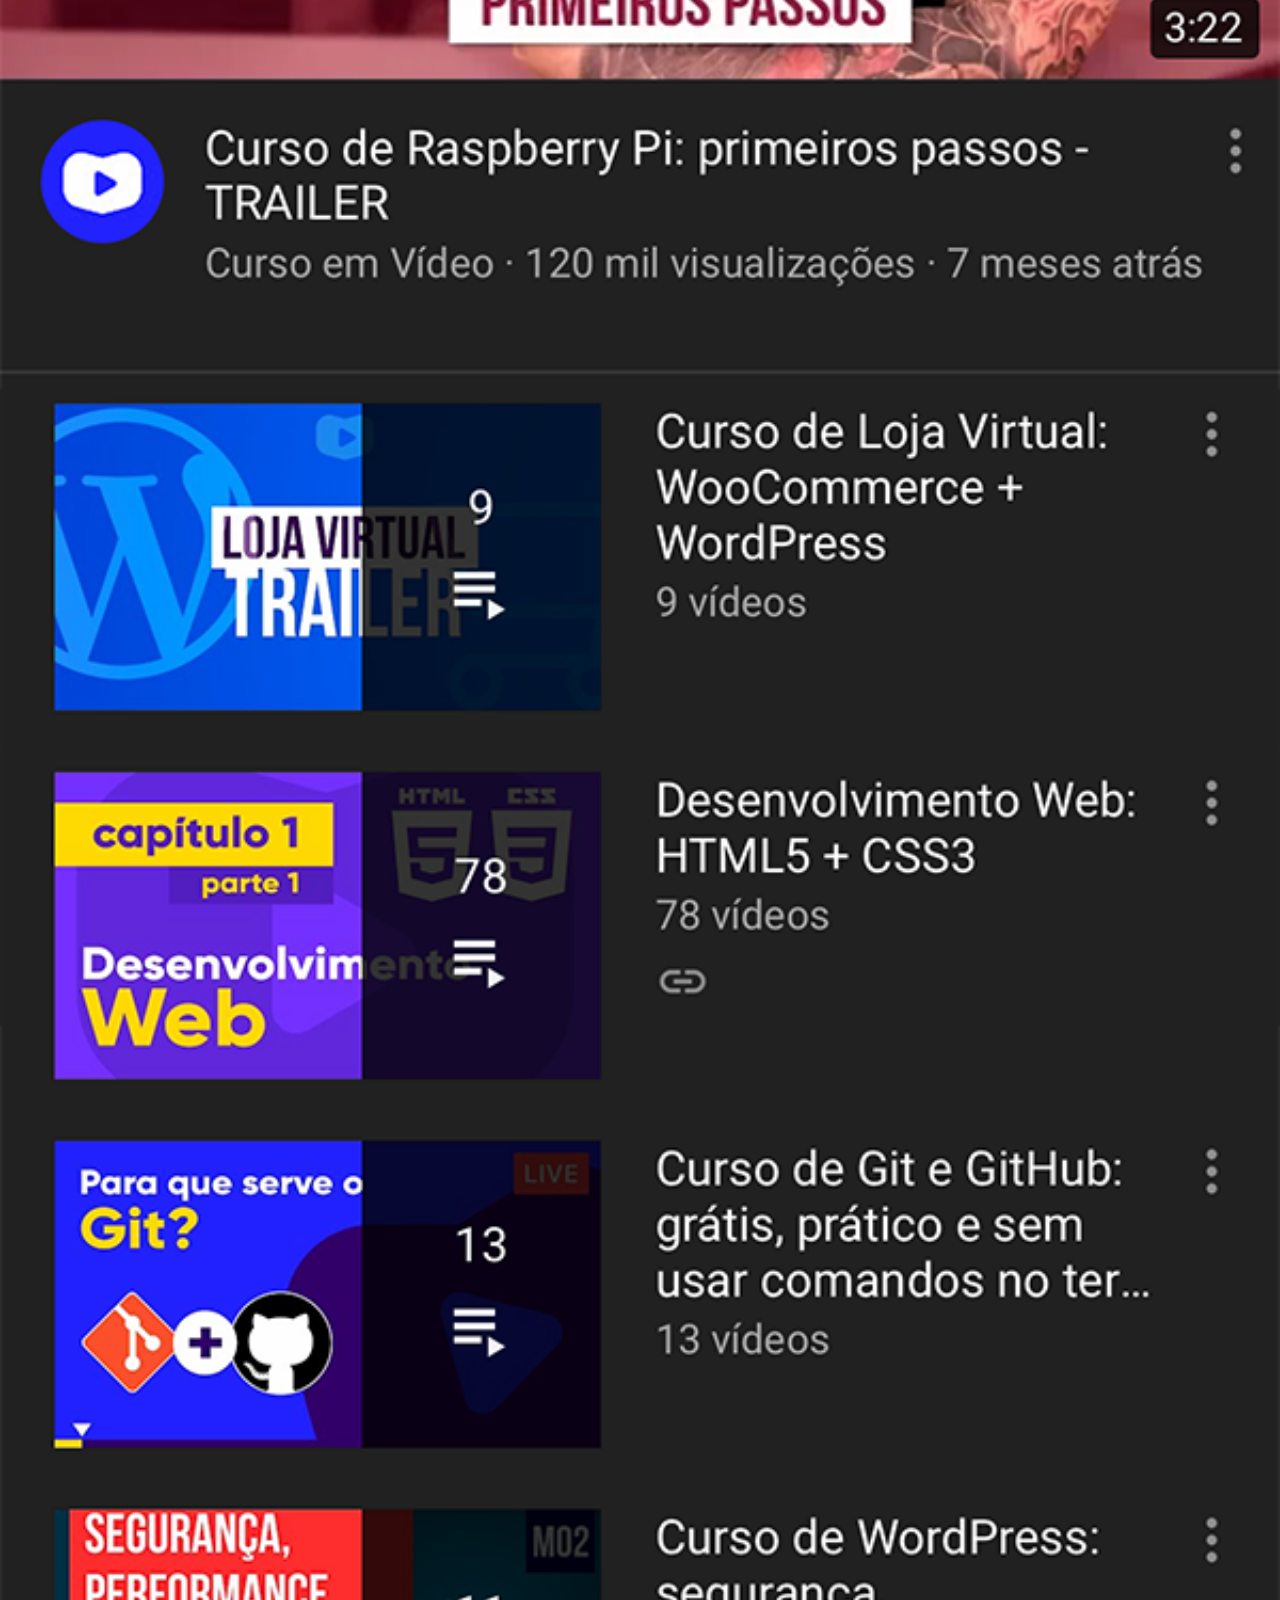
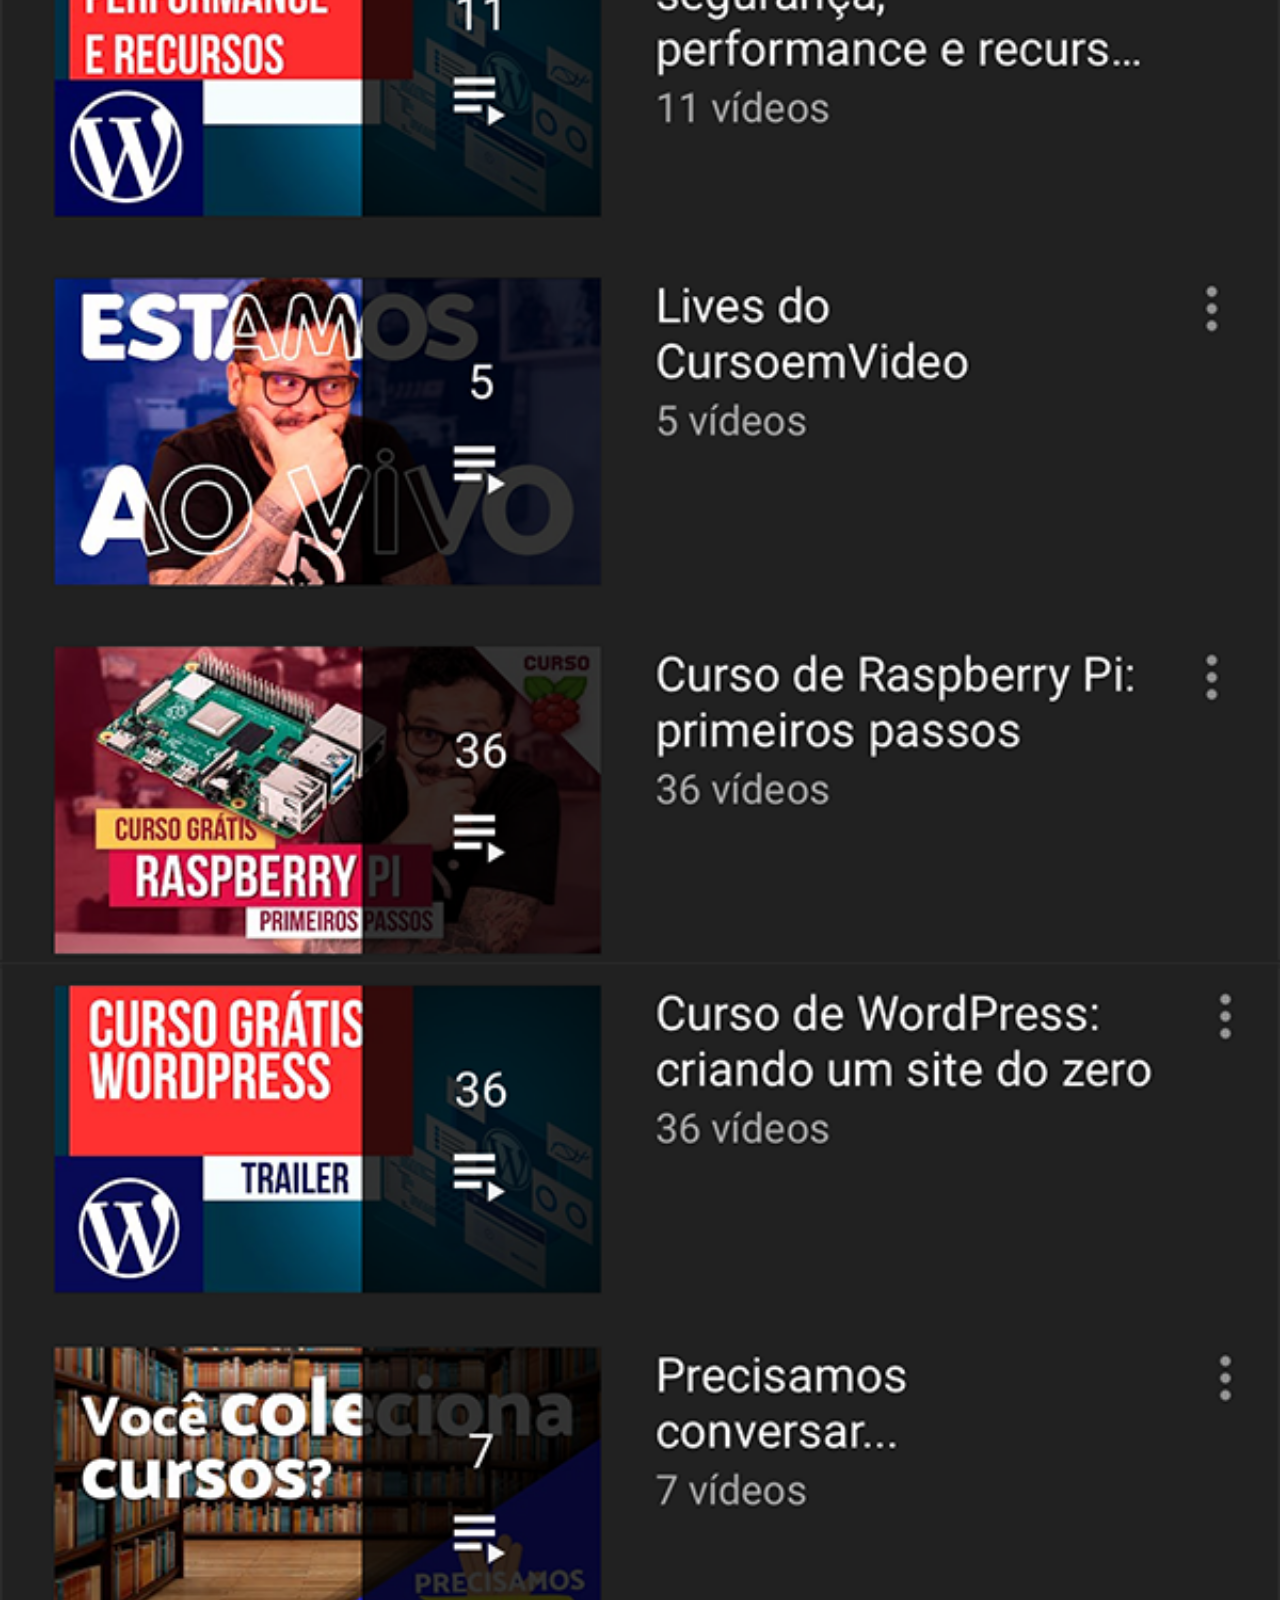
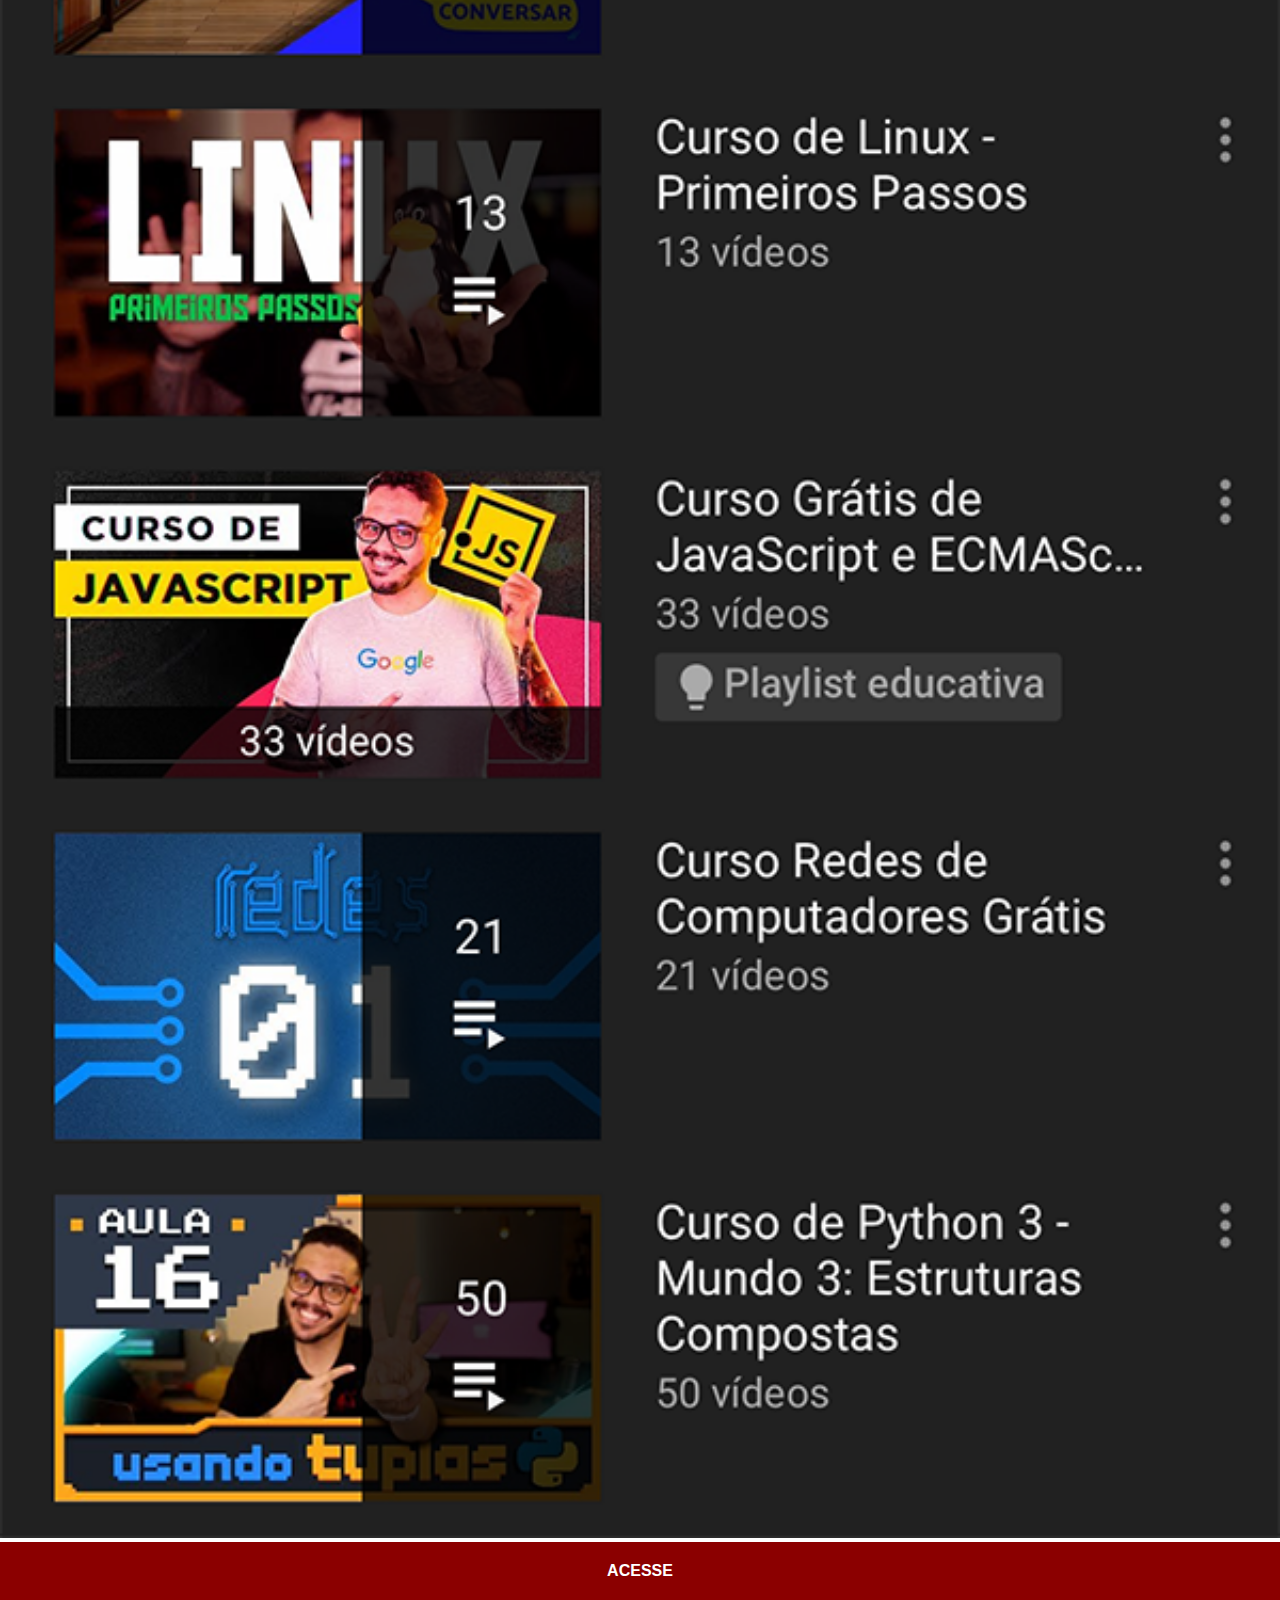
<file: youtube.html>
<!DOCTYPE html>
<html lang="en">
<head>
    <meta charset="UTF-8">
    <meta name="viewport" content="width=device-width, initial-scale=1.0">
    <title>Youtube</title>
    <link rel="stylesheet" href="estilos/social.css">
</head>
<body>
    <img src="imagens/tela-youtube.png" alt="YouTube">
    <a href="https://www.youtube.com/@CursoemVideo/playlists" target="_blank">ACESSE</a>
</body>
</html>
</file>
<file: estilos/style.css>
@charset "UTF-8";

* {
    margin: 0px;
    padding: 0px;
    font-family: Arial, Helvetica, sans-serif;
}

html, body {
    height: 100vh;
    width: 100vw;
    background-color: black;
}

body {
    background: url('../imagens/fundo-madeira.jpg') no-repeat top center;
    background-size: cover;
    background-attachment: fixed;
}

main {
    height: 100vh;
    position: relative;
}

section#telefone {
    position: absolute;
    top: 50%;
    left: 50%;
    transform: translate(-50%, -50%);
    height: 627px;
    width: 311px;
    background: url('../imagens/frame-iphone.png') no-repeat;
}

iframe#tela {
    position: relative;
    top: 80px;
    left: 22px;
    width: 267px;
    height: 471px;
}

section#redes {
    text-align: center ;
    padding: 20px;
}

section#redes img {
    width: 50px;
    margin: 10px;
    border-radius: 50%;
    box-shadow: 2px 2px 5px rgba(0, 0, 0, 0.400);
    box-sizing: border-box;
}

section#redes img:hover {
    border: 2px solid rgba(255, 255, 255, 0.61);
    transform: translate(-3px, -3px);
    box-shadow: 5px 5px 10px rgba(0, 0, 0, 0.600);
    transition: transform 0.3s, border 1s;
}
</file>
<file: estilos/social.css>
@charset "UTF-8";

* {
    margin: 0px;
    padding: 0px;
    font-family: Arial, Helvetica, sans-serif;
}

::-webkit-scrollbar {
    width: 0px;
    height: 0px;
}
img {
    width: 100vw;
}
a {
    display: block;
    background-color: darkred;
    padding: 20px;
    text-align: center;
    text-decoration: none;
    font-weight: bolder;
    color: white;
    
}

a:hover {
    background-color: red;
}
</file>
